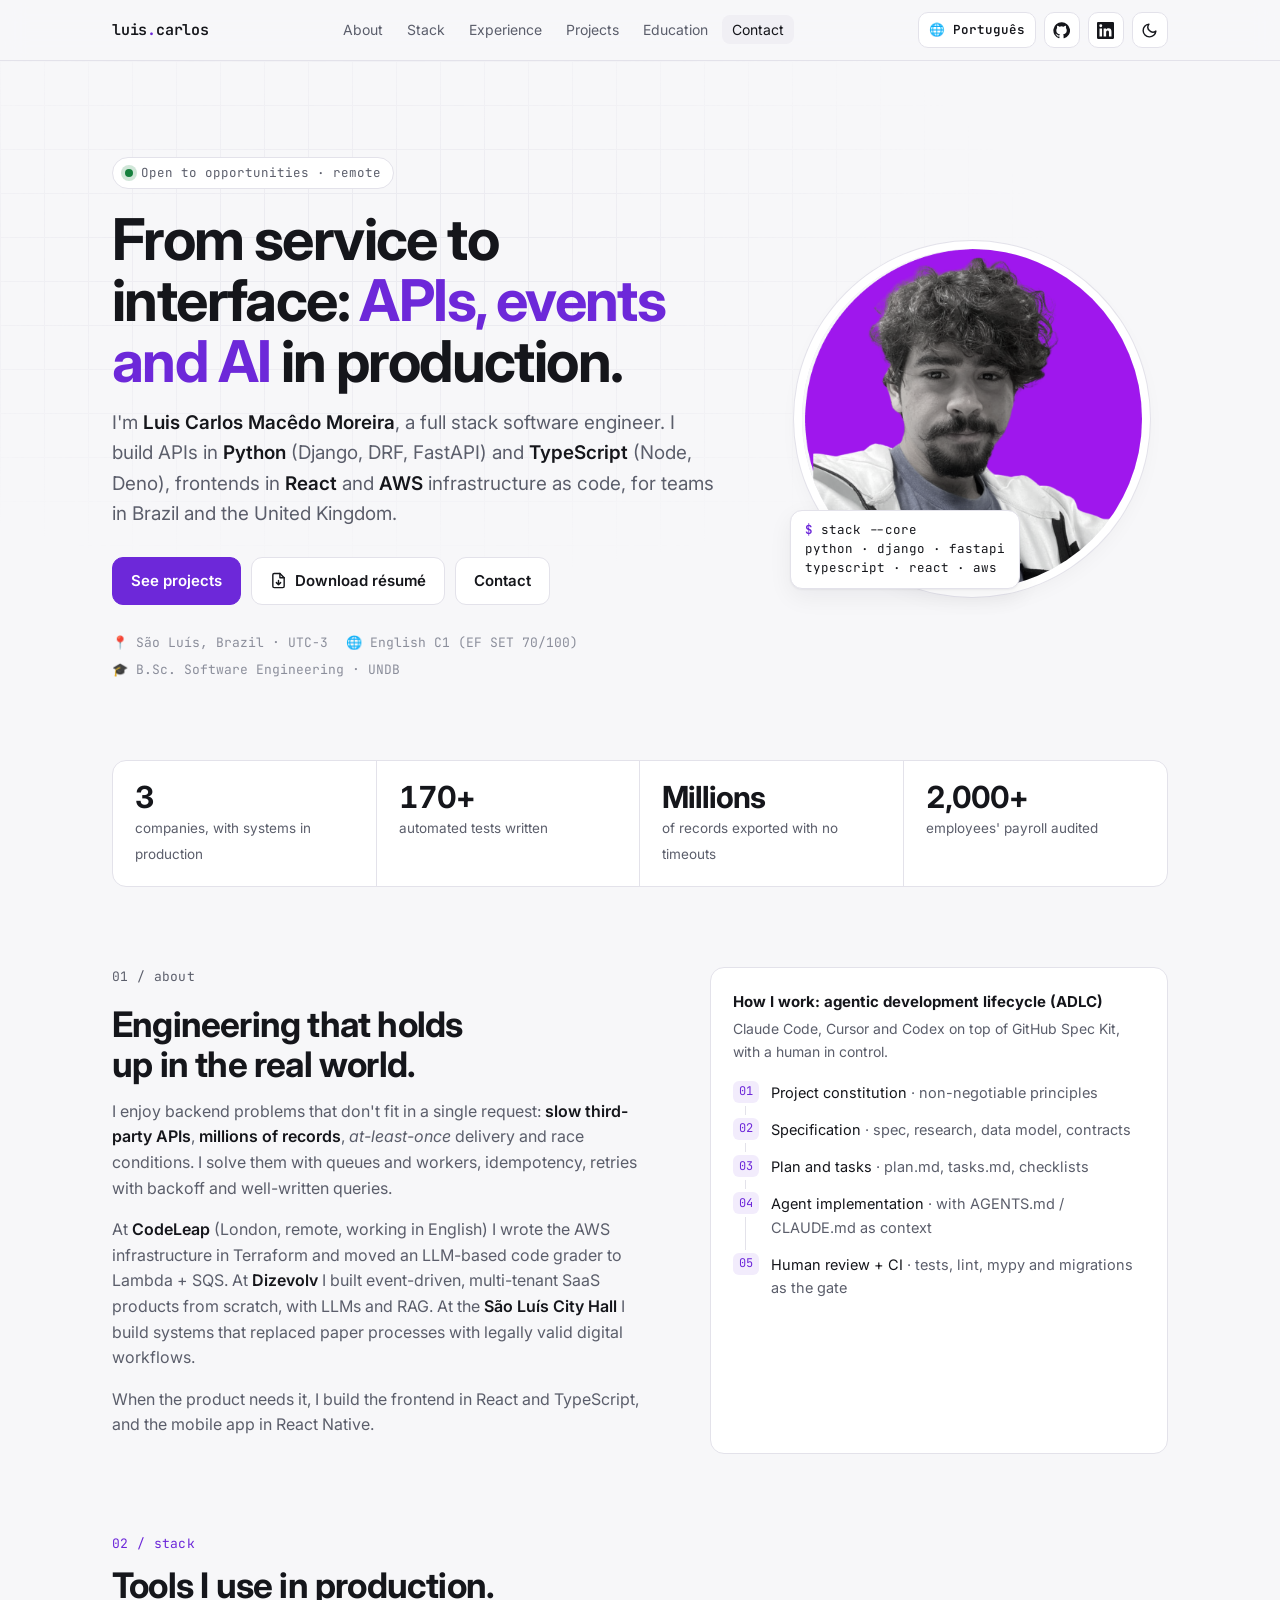
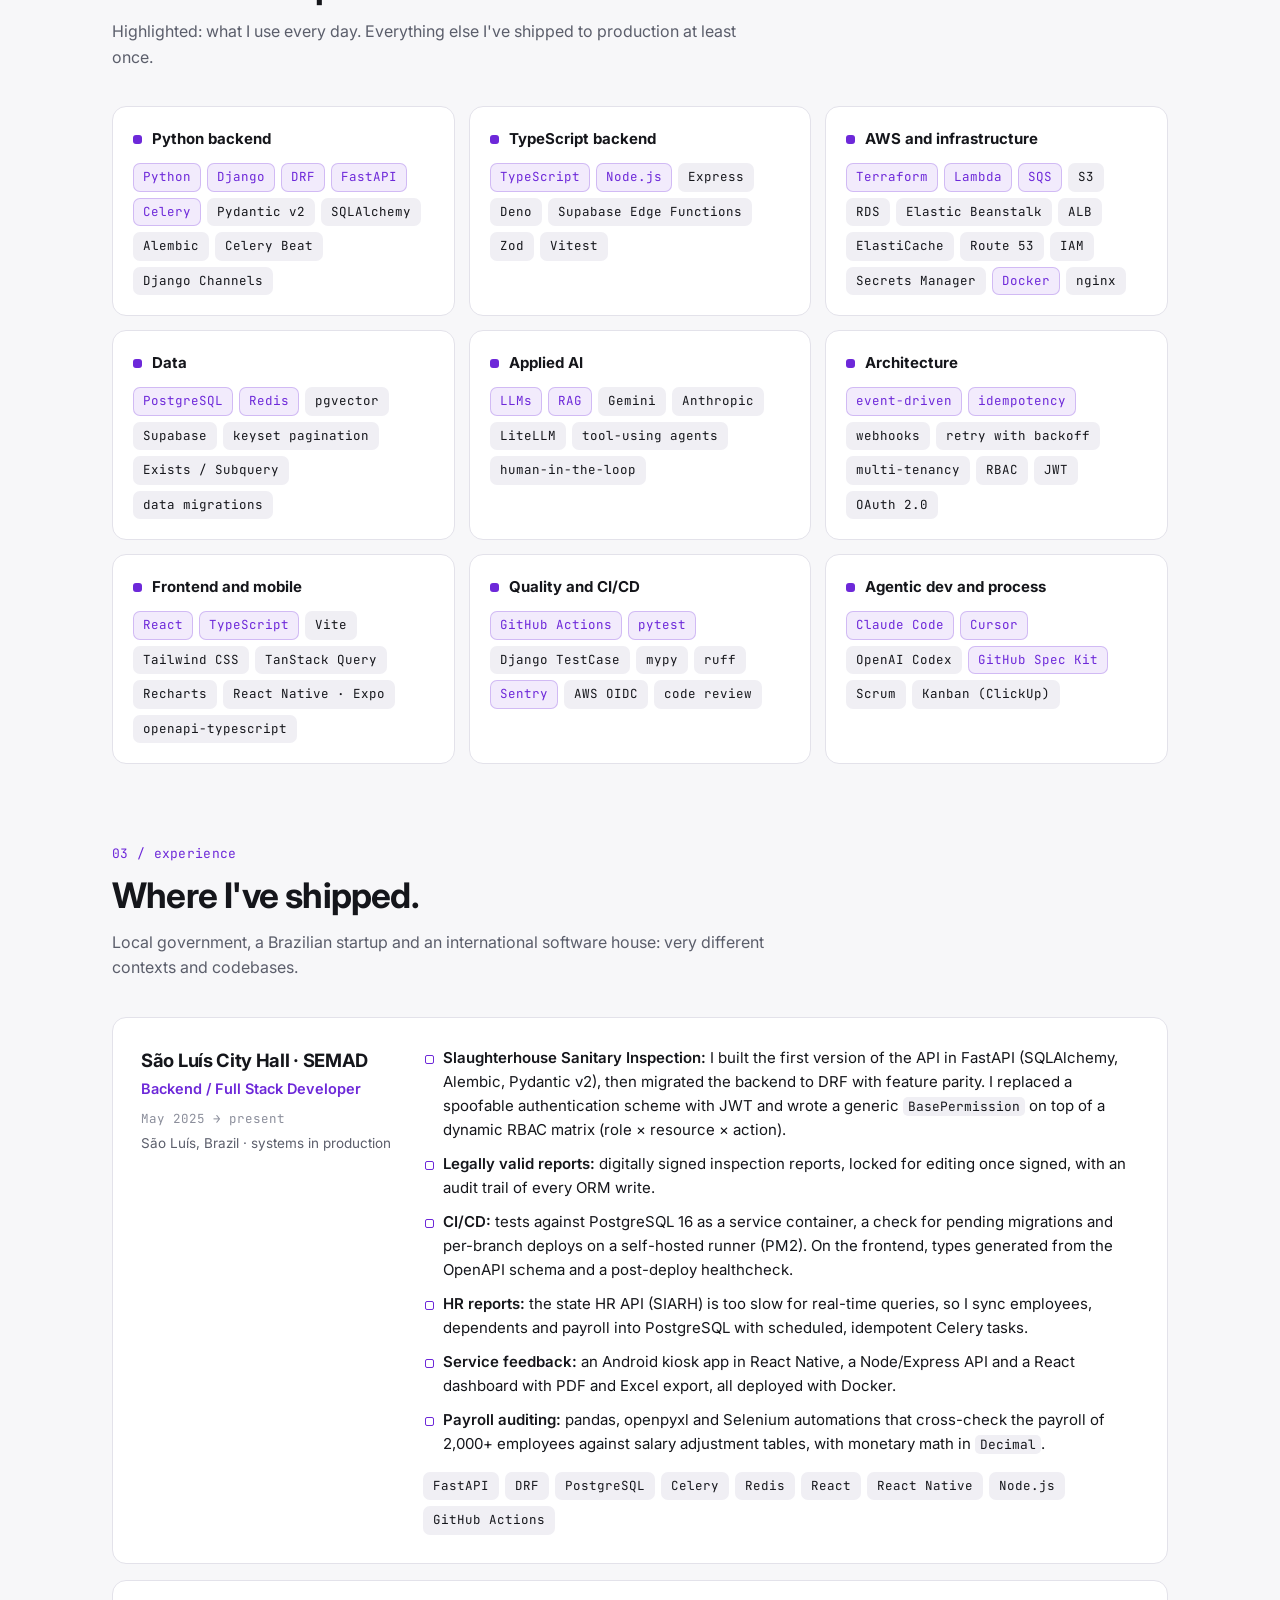
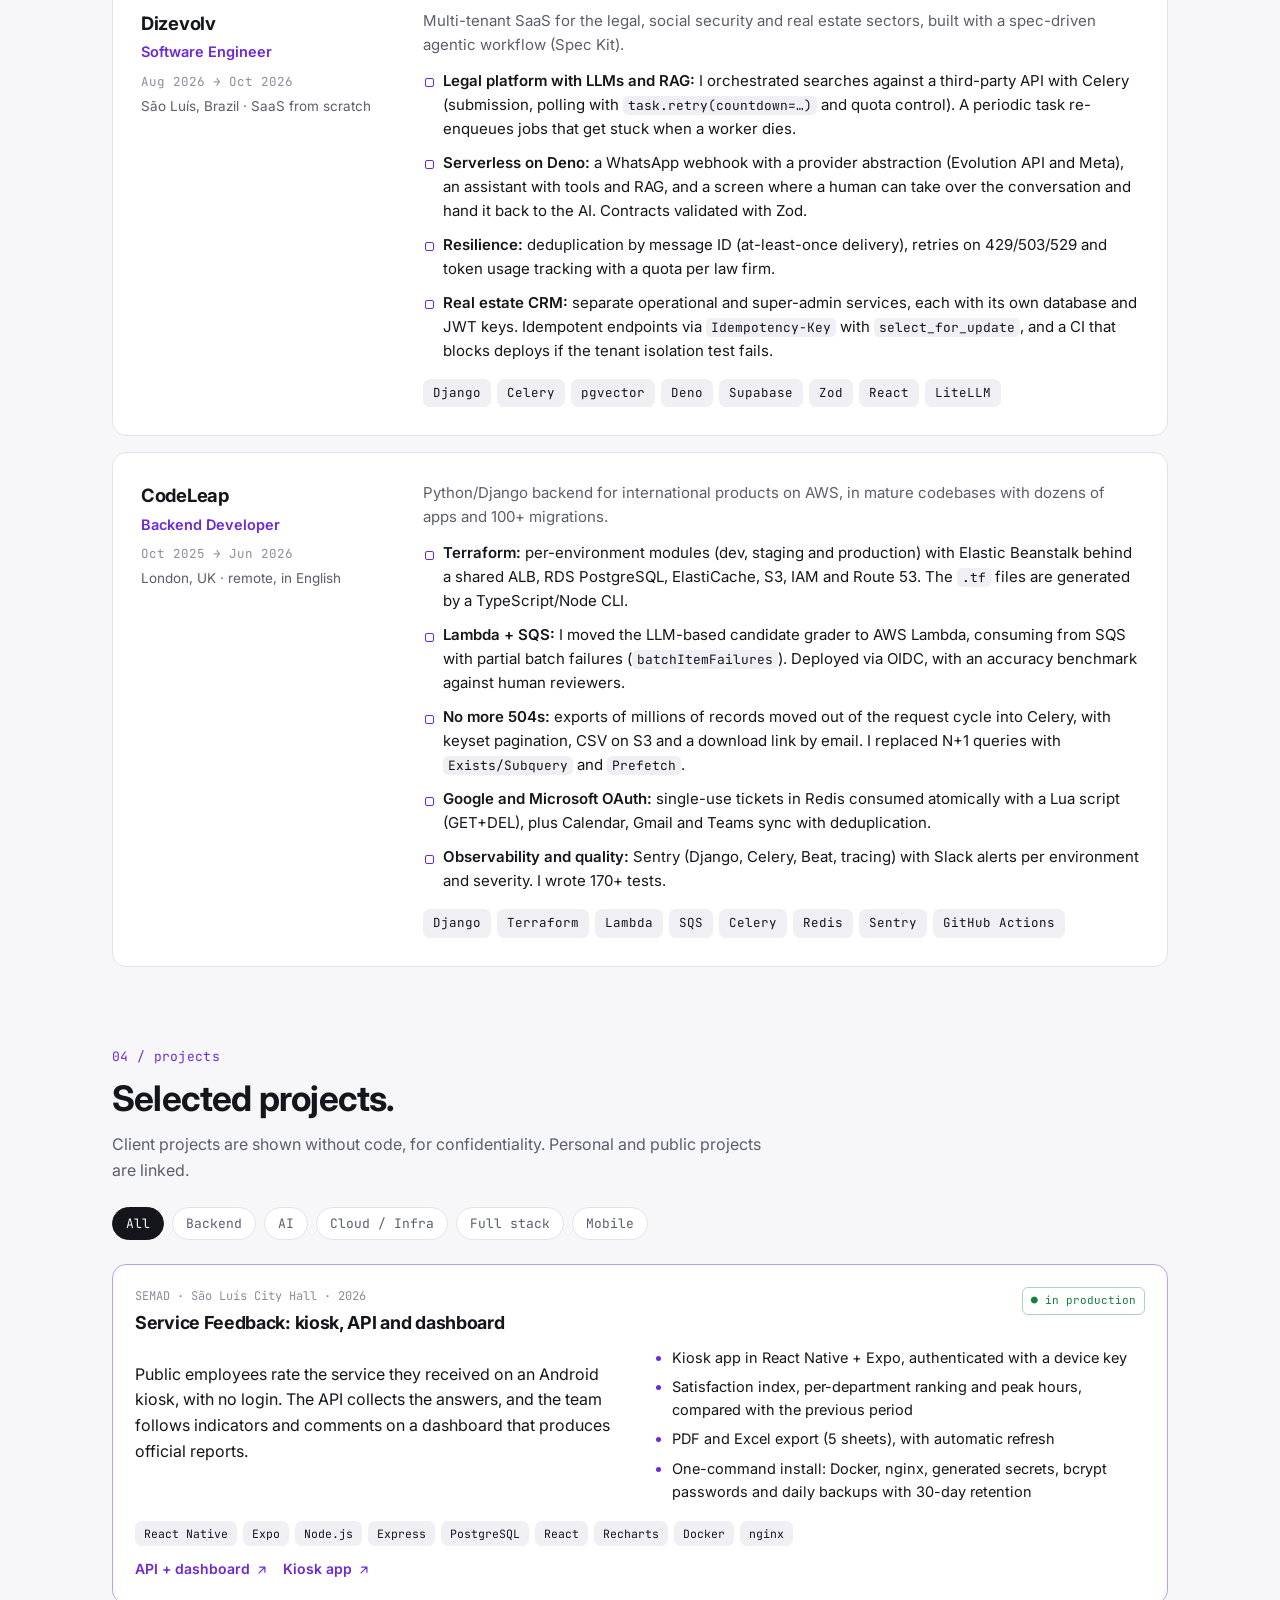
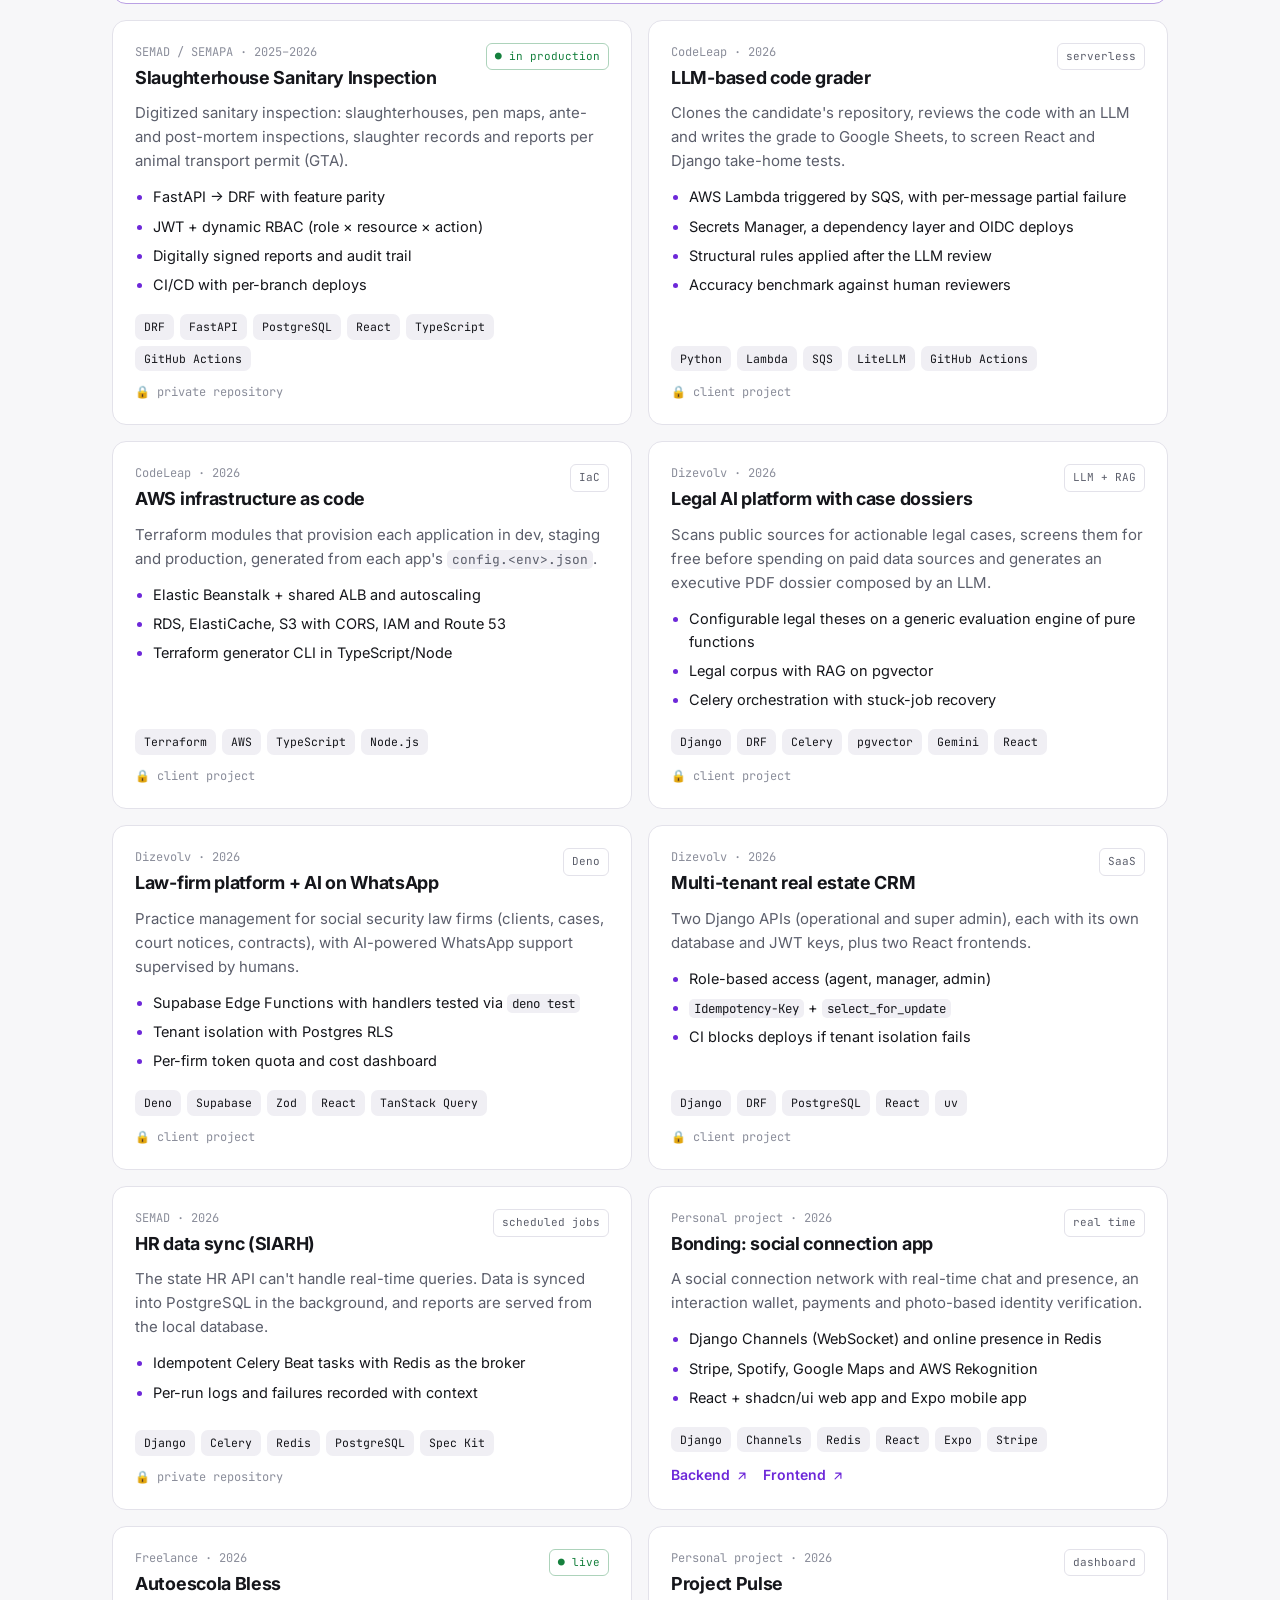
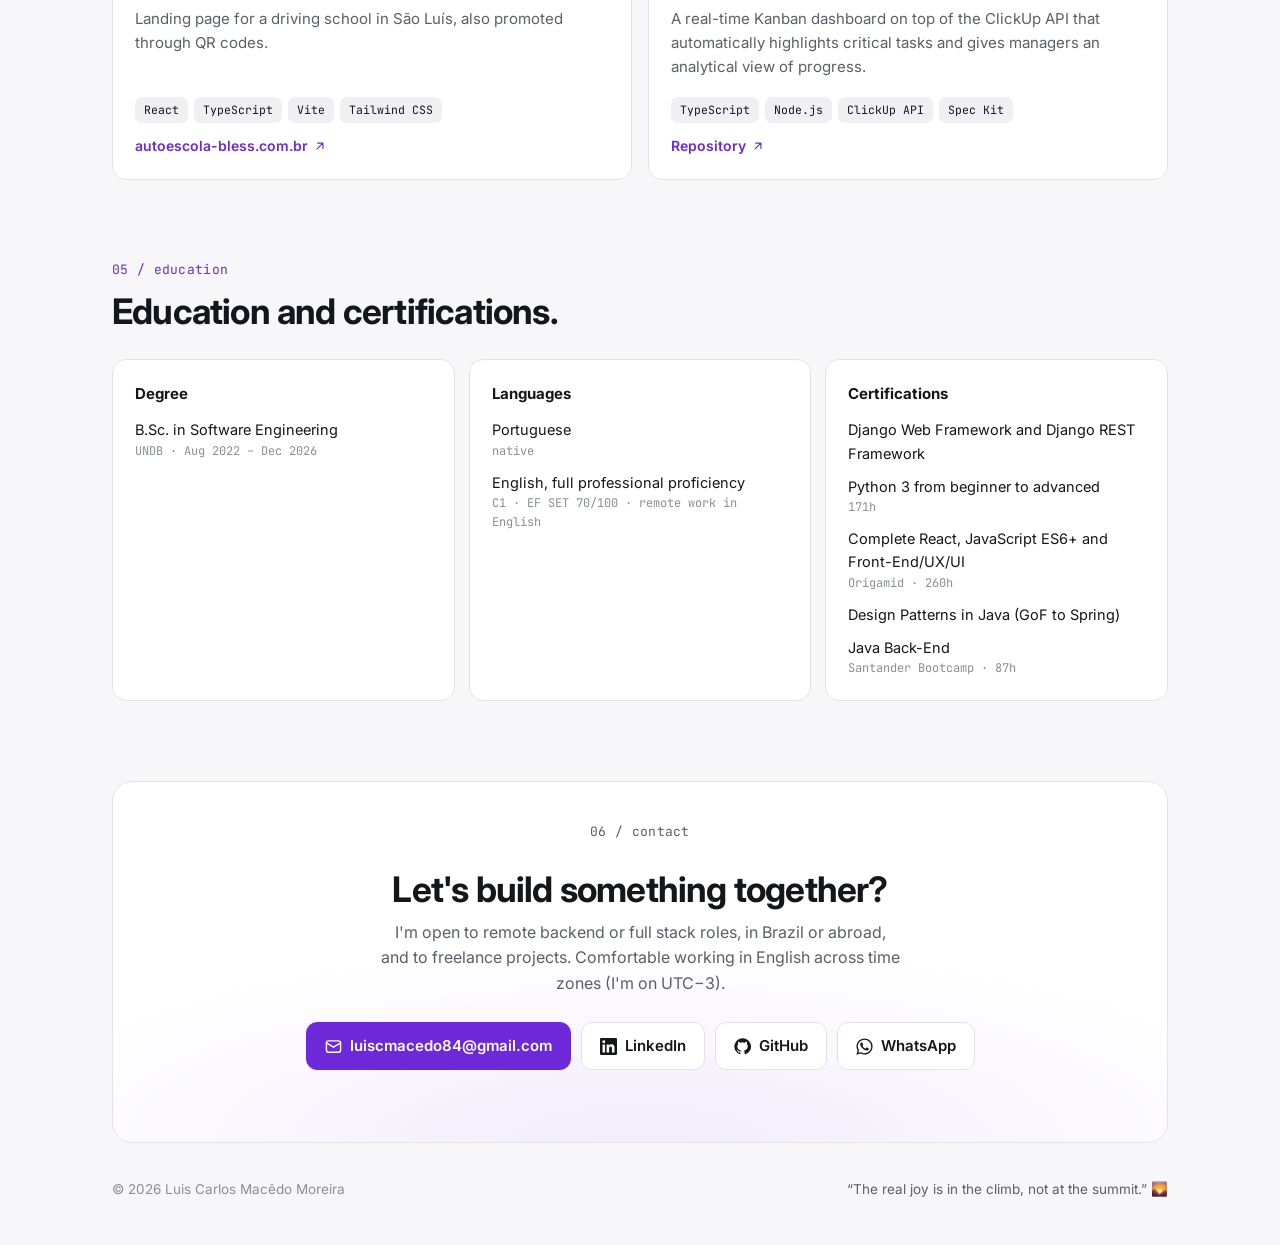
<file: index.html>
<!doctype html>
<html lang="pt-BR">
<head>
  <meta charset="utf-8" />
  <meta name="viewport" content="width=device-width, initial-scale=1" />
  <title>Luis Carlos · Portfólio</title>
  <meta name="description" content="Luis Carlos Macêdo Moreira, engenheiro de software full stack: Python (Django, DRF, FastAPI), TypeScript (Node, Deno, React), AWS e IA aplicada." />
  <meta property="og:title" content="Luis Carlos Macêdo Moreira · Engenheiro de Software Full Stack" />
  <meta property="og:description" content="APIs em Python e TypeScript, frontends em React e infraestrutura AWS como código. Sistemas em produção no Brasil e no Reino Unido." />
  <meta property="og:image" content="assets/perfil.png" />
  <meta name="theme-color" content="#0d0e12" />
  <meta property="og:locale" content="pt_BR" />
  <link rel="alternate" hreflang="pt-BR" href="./" />
  <link rel="alternate" hreflang="en" href="en/" />
  <script>
    // Visitante sem português no navegador e sem escolha salva: abre a versão em inglês
    (function () {
      try {
        if (localStorage.getItem('lc-lang')) return;
        var langs = navigator.languages || [navigator.language || ''];
        var pt = langs.some(function (l) { return /^pt/i.test(l); });
        if (!pt && langs.length && langs[0]) location.replace('en/' + location.hash);
      } catch (e) {}
    })();
  </script>
  <link rel="icon" href="data:image/svg+xml,<svg xmlns='http://www.w3.org/2000/svg' viewBox='0 0 32 32'><rect width='32' height='32' rx='8' fill='%238b5cf6'/><text x='16' y='22' font-family='monospace' font-size='15' font-weight='700' fill='white' text-anchor='middle'>LC</text></svg>" />
  <link rel="preconnect" href="https://fonts.googleapis.com" />
  <link rel="preconnect" href="https://fonts.gstatic.com" crossorigin />
  <link href="https://fonts.googleapis.com/css2?family=Inter:wght@400;500;600;700&family=JetBrains+Mono:wght@400;500;600&display=swap" rel="stylesheet" />
  <link rel="stylesheet" href="assets/style.css" />
</head>
<body class="no-js">
  <svg width="0" height="0" style="position:absolute" aria-hidden="true">
    <symbol id="i-arrow" viewBox="0 0 24 24" fill="none" stroke="currentColor" stroke-width="2" stroke-linecap="round" stroke-linejoin="round"><path d="M7 17 17 7M8 7h9v9"/></symbol>
    <symbol id="i-github" viewBox="0 0 24 24" fill="currentColor"><path d="M12 .5a11.5 11.5 0 0 0-3.64 22.41c.58.1.79-.25.79-.56v-2c-3.2.7-3.88-1.37-3.88-1.37-.52-1.33-1.28-1.69-1.28-1.69-1.05-.71.08-.7.08-.7 1.16.08 1.77 1.19 1.77 1.19 1.03 1.77 2.7 1.26 3.36.96.1-.75.4-1.26.73-1.55-2.55-.29-5.24-1.28-5.24-5.69 0-1.26.45-2.29 1.19-3.1-.12-.29-.52-1.46.11-3.05 0 0 .97-.31 3.17 1.18a11 11 0 0 1 5.77 0c2.2-1.49 3.17-1.18 3.17-1.18.63 1.59.23 2.76.11 3.05.74.81 1.19 1.84 1.19 3.1 0 4.42-2.7 5.39-5.26 5.68.41.36.78 1.06.78 2.14v3.17c0 .31.21.67.8.56A11.5 11.5 0 0 0 12 .5Z"/></symbol>
    <symbol id="i-linkedin" viewBox="0 0 24 24" fill="currentColor"><path d="M20.45 20.45h-3.56v-5.57c0-1.33-.02-3.04-1.85-3.04-1.85 0-2.14 1.45-2.14 2.94v5.67H9.35V9h3.41v1.56h.05c.48-.9 1.64-1.85 3.37-1.85 3.6 0 4.27 2.37 4.27 5.46v6.28ZM5.34 7.43a2.06 2.06 0 1 1 0-4.13 2.06 2.06 0 0 1 0 4.13ZM7.12 20.45H3.56V9h3.56v11.45ZM22.22 0H1.77C.79 0 0 .77 0 1.73v20.54C0 23.23.79 24 1.77 24h20.45c.98 0 1.78-.77 1.78-1.73V1.73C24 .77 23.2 0 22.22 0Z"/></symbol>
    <symbol id="i-mail" viewBox="0 0 24 24" fill="none" stroke="currentColor" stroke-width="2" stroke-linecap="round" stroke-linejoin="round"><rect x="2" y="4" width="20" height="16" rx="3"/><path d="m22 7-10 6L2 7"/></symbol>
    <symbol id="i-whats" viewBox="0 0 24 24" fill="currentColor"><path d="M17.47 14.38c-.3-.15-1.76-.87-2.03-.97-.27-.1-.47-.15-.67.15-.2.3-.77.97-.94 1.17-.17.2-.35.22-.65.07-.3-.15-1.26-.46-2.4-1.48-.89-.79-1.49-1.77-1.66-2.07-.17-.3-.02-.46.13-.61.13-.13.3-.35.45-.52.15-.17.2-.3.3-.5.1-.2.05-.37-.02-.52-.08-.15-.67-1.62-.92-2.22-.24-.58-.49-.5-.67-.51h-.57c-.2 0-.52.07-.8.37-.27.3-1.04 1.02-1.04 2.48 0 1.47 1.07 2.88 1.21 3.08.15.2 2.1 3.2 5.08 4.49.71.31 1.26.49 1.7.62.71.23 1.36.2 1.87.12.57-.08 1.76-.72 2-1.41.25-.7.25-1.29.17-1.41-.07-.13-.27-.2-.57-.35ZM12.05 21.5h-.01a9.4 9.4 0 0 1-4.8-1.31l-.34-.2-3.57.93.95-3.48-.22-.36a9.41 9.41 0 0 1-1.45-5.02c0-5.2 4.24-9.44 9.45-9.44a9.38 9.38 0 0 1 9.43 9.45c0 5.21-4.24 9.44-9.44 9.44Zm8.04-17.48A11.32 11.32 0 0 0 12.05.7C5.79.7.69 5.79.69 12.05c0 2 .52 3.96 1.52 5.68L.6 23.6l6.02-1.58a11.34 11.34 0 0 0 5.42 1.38h.01c6.26 0 11.36-5.1 11.36-11.36 0-3.03-1.18-5.88-3.32-8.03Z"/></symbol>
    <symbol id="i-file" viewBox="0 0 24 24" fill="none" stroke="currentColor" stroke-width="2" stroke-linecap="round" stroke-linejoin="round"><path d="M14 2H6a2 2 0 0 0-2 2v16a2 2 0 0 0 2 2h12a2 2 0 0 0 2-2V8z"/><path d="M14 2v6h6M12 18v-6M9 15l3 3 3-3"/></symbol>
  </svg>

  <header class="nav">
    <div class="wrap nav-inner">
      <a class="brand" href="#topo">luis<span>.</span>carlos</a>
      <ul class="nav-links">
        <li><a href="#sobre">Sobre</a></li>
        <li><a href="#stack">Stack</a></li>
        <li><a href="#experiencia">Experiência</a></li>
        <li><a href="#projetos">Projetos</a></li>
        <li><a href="#formacao">Formação</a></li>
        <li><a href="#contato">Contato</a></li>
      </ul>
      <div class="nav-actions">
        <a class="lang-btn" href="en/" hreflang="en" lang="en" data-lang-switch="en" title="Read this page in English">🌐 English</a>
        <a class="icon-btn" href="https://github.com/LouisCharlles" target="_blank" rel="noopener" aria-label="GitHub"><svg><use href="#i-github"/></svg></a>
        <a class="icon-btn" href="https://www.linkedin.com/in/luiscarlosmoreira" target="_blank" rel="noopener" aria-label="LinkedIn"><svg><use href="#i-linkedin"/></svg></a>
        <button class="icon-btn" id="theme" type="button" aria-label="Alternar tema claro/escuro">
          <svg class="theme-moon" viewBox="0 0 24 24" fill="none" stroke="currentColor" stroke-width="2" stroke-linecap="round" stroke-linejoin="round"><path d="M21 12.8A9 9 0 1 1 11.2 3a7 7 0 0 0 9.8 9.8Z"/></svg>
          <svg class="theme-sun" viewBox="0 0 24 24" fill="none" stroke="currentColor" stroke-width="2" stroke-linecap="round"><circle cx="12" cy="12" r="4"/><path d="M12 2v2M12 20v2M4.9 4.9l1.4 1.4M17.7 17.7l1.4 1.4M2 12h2M20 12h2M4.9 19.1l1.4-1.4M17.7 6.3l1.4-1.4"/></svg>
        </button>
      </div>
    </div>
  </header>

  <main id="topo">
    <!-- ================= HERO ================= -->
    <section class="hero">
      <div class="wrap hero-grid">
        <div>
          <span class="status"><i></i>Aberto a oportunidades · remoto</span>
          <h1>Do serviço à interface: <em>APIs, eventos e IA</em> em produção.</h1>
          <p class="lede">
            Sou <strong>Luis Carlos Macêdo Moreira</strong>, engenheiro de software full stack. Construo APIs em <strong>Python</strong> (Django, DRF, FastAPI) e <strong>TypeScript</strong> (Node, Deno), frontends em <strong>React</strong> e infraestrutura na <strong>AWS</strong> descrita como código, para times no Brasil e no Reino Unido.
          </p>
          <div class="cta">
            <a class="btn primary" href="#projetos">Ver projetos</a>
            <a class="btn" href="assets/curriculo-luis-carlos.pdf" download><svg><use href="#i-file"/></svg>Baixar currículo</a>
            <a class="btn" href="#contato">Contato</a>
          </div>
          <div class="hero-meta">
            <span>📍 São Luís, MA · Brasil</span>
            <span>🌐 Inglês C1 (EF SET 70/100)</span>
            <span>🎓 Eng. de Software · UNDB</span>
          </div>
        </div>
        <div class="portrait">
          <div class="portrait-frame"><img src="assets/perfil.png" alt="Foto de Luis Carlos" width="472" height="459" /></div>
          <div class="portrait-card">
            <div><b>$</b> stack --principal</div>
            <div>python · django · fastapi</div>
            <div>typescript · react · aws</div>
          </div>
        </div>
      </div>
    </section>

    <div class="wrap">
      <div class="numbers reveal">
        <div class="num"><strong>3</strong><span>empresas, com sistemas em produção</span></div>
        <div class="num"><strong>170+</strong><span>testes automatizados escritos</span></div>
        <div class="num"><strong>Milhões</strong><span>de registros exportados sem timeout</span></div>
        <div class="num"><strong>2.000+</strong><span>servidores com folha auditada</span></div>
      </div>
    </div>

    <!-- ================= SOBRE ================= -->
    <section class="block" id="sobre">
      <div class="wrap about-grid">
        <div class="about-text reveal">
          <p class="eyebrow">01 / sobre</p>
          <h2>Engenharia que aguenta o mundo real.</h2>
          <p>
            Gosto de problemas de backend que não cabem numa requisição: <strong>APIs externas lentas</strong>, <strong>milhões de registros</strong>, entregas <em>at-least-once</em> e condições de corrida. Resolvo com filas e workers, idempotência, retry com backoff e consultas bem escritas.
          </p>
          <p>
            Na <strong>CodeLeap</strong> (Londres, remoto, em inglês) escrevi a infraestrutura AWS em Terraform e levei um avaliador de código com LLM para Lambda + SQS. Na <strong>Dizevolv</strong> construí do zero SaaS multi-tenant orientados a eventos, com LLMs e RAG. Na <strong>Prefeitura de São Luís</strong> desenvolvo sistemas que trocaram processos em papel por fluxos digitais com validade jurídica.
          </p>
          <p>
            Quando o produto pede, faço o frontend em React e TypeScript, e o app mobile em React Native.
          </p>
        </div>
        <aside class="flow reveal" aria-label="Meu fluxo de desenvolvimento agêntico">
          <h3>Como eu trabalho: esteira agêntica (ADLC)</h3>
          <p>Claude Code, Cursor e Codex sobre o GitHub Spec Kit, com humano no controle.</p>
          <ol>
            <li>Constituição do projeto <span>· princípios não negociáveis</span></li>
            <li>Especificação <span>· spec, research, data-model, contratos</span></li>
            <li>Plano e tarefas <span>· plan.md, tasks.md, checklists</span></li>
            <li>Implementação pelo agente <span>· com AGENTS.md / CLAUDE.md como contexto</span></li>
            <li>Revisão humana + CI <span>· testes, lint, mypy e migrations como portão</span></li>
          </ol>
        </aside>
      </div>
    </section>

    <!-- ================= STACK ================= -->
    <section class="block" id="stack">
      <div class="wrap">
        <p class="eyebrow">02 / stack</p>
        <h2>Ferramentas que uso em produção.</h2>
        <p class="section-intro">Em destaque, o que uso todo dia. O resto já entreguei em produção pelo menos uma vez.</p>
        <div class="stack-grid">
          <div class="stack-card reveal">
            <h3><span class="dot"></span>Backend Python</h3>
            <ul class="chips"><li class="key">Python</li><li class="key">Django</li><li class="key">DRF</li><li class="key">FastAPI</li><li class="key">Celery</li><li>Pydantic v2</li><li>SQLAlchemy</li><li>Alembic</li><li>Celery Beat</li><li>Django Channels</li></ul>
          </div>
          <div class="stack-card reveal">
            <h3><span class="dot"></span>Backend TypeScript</h3>
            <ul class="chips"><li class="key">TypeScript</li><li class="key">Node.js</li><li>Express</li><li>Deno</li><li>Supabase Edge Functions</li><li>Zod</li><li>Vitest</li></ul>
          </div>
          <div class="stack-card reveal">
            <h3><span class="dot"></span>AWS e infraestrutura</h3>
            <ul class="chips"><li class="key">Terraform</li><li class="key">Lambda</li><li class="key">SQS</li><li>S3</li><li>RDS</li><li>Elastic Beanstalk</li><li>ALB</li><li>ElastiCache</li><li>Route 53</li><li>IAM</li><li>Secrets Manager</li><li class="key">Docker</li><li>nginx</li></ul>
          </div>
          <div class="stack-card reveal">
            <h3><span class="dot"></span>Dados</h3>
            <ul class="chips"><li class="key">PostgreSQL</li><li class="key">Redis</li><li>pgvector</li><li>Supabase</li><li>keyset pagination</li><li>Exists / Subquery</li><li>migrations de dados</li></ul>
          </div>
          <div class="stack-card reveal">
            <h3><span class="dot"></span>IA aplicada</h3>
            <ul class="chips"><li class="key">LLMs</li><li class="key">RAG</li><li>Gemini</li><li>Anthropic</li><li>LiteLLM</li><li>agentes com ferramentas</li><li>supervisão humana</li></ul>
          </div>
          <div class="stack-card reveal">
            <h3><span class="dot"></span>Arquitetura</h3>
            <ul class="chips"><li class="key">event-driven</li><li class="key">idempotência</li><li>webhooks</li><li>retry com backoff</li><li>multi-tenancy</li><li>RBAC</li><li>JWT</li><li>OAuth 2.0</li></ul>
          </div>
          <div class="stack-card reveal">
            <h3><span class="dot"></span>Frontend e mobile</h3>
            <ul class="chips"><li class="key">React</li><li class="key">TypeScript</li><li>Vite</li><li>Tailwind CSS</li><li>TanStack Query</li><li>Recharts</li><li>React Native · Expo</li><li>openapi-typescript</li></ul>
          </div>
          <div class="stack-card reveal">
            <h3><span class="dot"></span>Qualidade e CI/CD</h3>
            <ul class="chips"><li class="key">GitHub Actions</li><li class="key">pytest</li><li>Django TestCase</li><li>mypy</li><li>ruff</li><li class="key">Sentry</li><li>OIDC na AWS</li><li>code review</li></ul>
          </div>
          <div class="stack-card reveal">
            <h3><span class="dot"></span>Dev agêntico e processo</h3>
            <ul class="chips"><li class="key">Claude Code</li><li class="key">Cursor</li><li>OpenAI Codex</li><li class="key">GitHub Spec Kit</li><li>Scrum</li><li>Kanban (ClickUp)</li></ul>
          </div>
        </div>
      </div>
    </section>

    <!-- ================= EXPERIÊNCIA ================= -->
    <section class="block" id="experiencia">
      <div class="wrap">
        <p class="eyebrow">03 / experiência</p>
        <h2>Onde eu já entreguei.</h2>
        <p class="section-intro">Prefeitura, startup brasileira e software house internacional: contextos e bases de código bem diferentes.</p>
        <div class="timeline">
          <article class="job reveal">
            <div class="job-head">
              <h3>Prefeitura de São Luís · SEMAD</h3>
              <p class="role">Desenvolvedor Backend / Full Stack</p>
              <p class="when">mai/2025 → atual</p>
              <p class="where">São Luís, MA · sistemas em produção</p>
            </div>
            <div class="job-body">
              <ul>
                <li><b>Inspeção Sanitária de Abatedouros:</b> fiz a primeira versão da API em FastAPI (SQLAlchemy, Alembic, Pydantic v2) e depois migrei o backend para DRF sem perder funcionalidades. Troquei uma autenticação que podia ser falsificada por JWT e criei uma <code>BasePermission</code> genérica sobre uma matriz RBAC dinâmica (perfil × recurso × ação).</li>
                <li><b>Laudos com validade jurídica:</b> laudos assinados digitalmente, com edição bloqueada após a assinatura e trilha de auditoria de toda escrita no ORM.</li>
                <li><b>CI/CD:</b> testes com PostgreSQL 16 como service container, checagem de migrations pendentes e deploy por branch em runner self-hosted (PM2). No frontend, tipos gerados a partir do OpenAPI e healthcheck depois do deploy.</li>
                <li><b>Relatórios de RH:</b> a API estadual (SIARH) é lenta demais para consulta em tempo real, então sincronizo servidores, dependentes e remunerações com o PostgreSQL em tasks Celery agendadas e idempotentes.</li>
                <li><b>Avaliação do atendimento:</b> totem Android em React Native, API Node/Express e dashboard React com exportação em PDF e Excel, implantados em Docker.</li>
                <li><b>Auditoria de folha:</b> automações em pandas, openpyxl e Selenium que cruzam a folha com as tabelas de reajuste de mais de 2.000 servidores, com cálculos monetários em <code>Decimal</code>.</li>
              </ul>
              <ul class="chips"><li>FastAPI</li><li>DRF</li><li>PostgreSQL</li><li>Celery</li><li>Redis</li><li>React</li><li>React Native</li><li>Node.js</li><li>GitHub Actions</li></ul>
            </div>
          </article>

          <article class="job reveal">
            <div class="job-head">
              <h3>Dizevolv</h3>
              <p class="role">Engenheiro de Software</p>
              <p class="when">ago/2026 → out/2026</p>
              <p class="where">São Luís, MA · SaaS do zero</p>
            </div>
            <div class="job-body">
              <p>SaaS multi-tenant para os setores jurídico, previdenciário e imobiliário, desenvolvidos em esteira agêntica com Spec Kit.</p>
              <ul>
                <li><b>Plataforma jurídica com LLMs e RAG:</b> orquestrei buscas numa API de terceiros com Celery (submissão, polling com <code>task.retry(countdown=…)</code> e controle de cota). Uma task periódica reenfileira os jobs que ficam presos quando um worker morre.</li>
                <li><b>Serverless em Deno:</b> webhook do WhatsApp com abstração de provedor (Evolution API e Meta), assistente com ferramentas e RAG, e tela para um humano assumir a conversa e devolvê-la à IA. Contratos validados com Zod.</li>
                <li><b>Resiliência:</b> deduplicação por ID da mensagem (entrega at-least-once), retry em 429/503/529 e consumo de tokens rastreado, com cota por escritório.</li>
                <li><b>CRM imobiliário:</b> serviço operacional e de super admin separados, cada um com banco e chaves JWT próprios. Endpoints idempotentes via <code>Idempotency-Key</code> com <code>select_for_update</code>, e CI que barra o deploy se falhar o teste de isolamento de tenants.</li>
              </ul>
              <ul class="chips"><li>Django</li><li>Celery</li><li>pgvector</li><li>Deno</li><li>Supabase</li><li>Zod</li><li>React</li><li>LiteLLM</li></ul>
            </div>
          </article>

          <article class="job reveal">
            <div class="job-head">
              <h3>CodeLeap</h3>
              <p class="role">Desenvolvedor Backend</p>
              <p class="when">out/2025 → jun/2026</p>
              <p class="where">Londres, Reino Unido · remoto, em inglês</p>
            </div>
            <div class="job-body">
              <p>Backend Python/Django de produtos internacionais na AWS, em bases maduras com dezenas de apps e mais de 100 migrations.</p>
              <ul>
                <li><b>Terraform:</b> módulos por ambiente (dev, staging e produção) com Elastic Beanstalk atrás de um ALB compartilhado, RDS PostgreSQL, ElastiCache, S3, IAM e Route 53. Os arquivos <code>.tf</code> são gerados por uma CLI em TypeScript/Node.</li>
                <li><b>Lambda + SQS:</b> levei o avaliador de candidatos com LLM para a AWS Lambda, consumindo do SQS com falha parcial (<code>batchItemFailures</code>). Deploy via OIDC e benchmark de acurácia contra revisores humanos.</li>
                <li><b>Fim dos 504:</b> exportações de milhões de registros saíram da requisição para o Celery, com paginação por keyset, CSV no S3 e link por e-mail. Troquei consultas N+1 por <code>Exists/Subquery</code> e <code>Prefetch</code>.</li>
                <li><b>OAuth Google e Microsoft:</b> tickets de uso único no Redis consumidos de forma atômica com Lua (GET+DEL), além da sincronização de Calendar, Gmail e Teams com deduplicação.</li>
                <li><b>Observabilidade e qualidade:</b> Sentry (Django, Celery, Beat, tracing) com alertas no Slack por ambiente e severidade. Escrevi mais de 170 testes.</li>
              </ul>
              <ul class="chips"><li>Django</li><li>Terraform</li><li>Lambda</li><li>SQS</li><li>Celery</li><li>Redis</li><li>Sentry</li><li>GitHub Actions</li></ul>
            </div>
          </article>
        </div>
      </div>
    </section>

    <!-- ================= PROJETOS ================= -->
    <section class="block" id="projetos">
      <div class="wrap">
        <p class="eyebrow">04 / projetos</p>
        <h2>Projetos selecionados.</h2>
        <p class="section-intro">Projetos de clientes aparecem sem código, por confidencialidade. Os autorais e os públicos têm link.</p>
        <div class="filters" role="group" aria-label="Filtrar projetos">
          <button class="filter" type="button" data-filter="all" aria-pressed="true">Todos</button>
          <button class="filter" type="button" data-filter="backend" aria-pressed="false">Backend</button>
          <button class="filter" type="button" data-filter="ia" aria-pressed="false">IA</button>
          <button class="filter" type="button" data-filter="infra" aria-pressed="false">Cloud / Infra</button>
          <button class="filter" type="button" data-filter="fullstack" aria-pressed="false">Full stack</button>
          <button class="filter" type="button" data-filter="mobile" aria-pressed="false">Mobile</button>
        </div>

        <div class="projects">
          <article class="card feature wide reveal" data-tags="fullstack backend mobile">
            <div class="card-top">
              <div><p class="org">SEMAD · Prefeitura de São Luís · 2026</p><h3>Avaliação do Atendimento: totem, API e dashboard</h3></div>
              <span class="badge live">● em produção</span>
            </div>
            <div class="card-split">
              <p>O servidor público avalia o atendimento num totem Android, sem login. A API recebe as respostas, e a equipe acompanha indicadores e comentários num dashboard que gera relatórios oficiais.</p>
              <ul class="points">
                <li>Totem em React Native + Expo, autenticado por chave de dispositivo</li>
                <li>Índice de satisfação, ranking por setor e horários de pico com variação contra o período anterior</li>
                <li>Exportação em PDF e Excel (5 abas), com atualização automática</li>
                <li>Instalação em um comando: Docker, nginx, segredos gerados, senhas em bcrypt e backup diário com retenção de 30 dias</li>
              </ul>
            </div>
            <ul class="chips"><li>React Native</li><li>Expo</li><li>Node.js</li><li>Express</li><li>PostgreSQL</li><li>React</li><li>Recharts</li><li>Docker</li><li>nginx</li></ul>
            <div class="links">
              <a href="https://github.com/LouisCharlles/avaliacao-atendimento-semad-dashboard" target="_blank" rel="noopener">API + dashboard <svg><use href="#i-arrow"/></svg></a>
              <a href="https://github.com/LouisCharlles/avaliacao-do-atendimento-semad-totem" target="_blank" rel="noopener">App do totem <svg><use href="#i-arrow"/></svg></a>
            </div>
          </article>

          <article class="card reveal" data-tags="backend fullstack">
            <div class="card-top">
              <div><p class="org">SEMAD / SEMAPA · 2025–2026</p><h3>Inspeção Sanitária de Abatedouros</h3></div>
              <span class="badge live">● em produção</span>
            </div>
            <p>Digitalizou a inspeção sanitária: abatedouros, mapas de currais, inspeções ante e post-mortem, abates e relatórios por GTA.</p>
            <ul class="points">
              <li>FastAPI → DRF com paridade de funcionalidades</li>
              <li>JWT + RBAC dinâmico (perfil × recurso × ação)</li>
              <li>Laudos assinados digitalmente e trilha de auditoria</li>
              <li>CI/CD com deploy por branch</li>
            </ul>
            <ul class="chips"><li>DRF</li><li>FastAPI</li><li>PostgreSQL</li><li>React</li><li>TypeScript</li><li>GitHub Actions</li></ul>
            <span class="private">🔒 repositório privado</span>
          </article>

          <article class="card reveal" data-tags="ia infra backend">
            <div class="card-top">
              <div><p class="org">CodeLeap · 2026</p><h3>Avaliador de código com LLM</h3></div>
              <span class="badge">serverless</span>
            </div>
            <p>Clona o repositório do candidato, avalia o código com LLM e grava a nota no Google Sheets, para triagem de testes técnicos de React e Django.</p>
            <ul class="points">
              <li>AWS Lambda acionada por SQS, com falha parcial por mensagem</li>
              <li>Secrets Manager, layer de dependências e deploy via OIDC</li>
              <li>Regras estruturais aplicadas depois da revisão do LLM</li>
              <li>Benchmark de acurácia contra revisores humanos</li>
            </ul>
            <ul class="chips"><li>Python</li><li>Lambda</li><li>SQS</li><li>LiteLLM</li><li>GitHub Actions</li></ul>
            <span class="private">🔒 projeto de cliente</span>
          </article>

          <article class="card reveal" data-tags="infra">
            <div class="card-top">
              <div><p class="org">CodeLeap · 2026</p><h3>Infraestrutura AWS como código</h3></div>
              <span class="badge">IaC</span>
            </div>
            <p>Módulos Terraform que provisionam cada aplicação em dev, staging e produção, gerados a partir do <code>config.&lt;env&gt;.json</code> de cada app.</p>
            <ul class="points">
              <li>Elastic Beanstalk + ALB compartilhado e autoscaling</li>
              <li>RDS, ElastiCache, S3 com CORS, IAM e Route 53</li>
              <li>CLI geradora de Terraform em TypeScript/Node</li>
            </ul>
            <ul class="chips"><li>Terraform</li><li>AWS</li><li>TypeScript</li><li>Node.js</li></ul>
            <span class="private">🔒 projeto de cliente</span>
          </article>

          <article class="card reveal" data-tags="ia backend">
            <div class="card-top">
              <div><p class="org">Dizevolv · 2026</p><h3>Plataforma jurídica com IA e dossiês</h3></div>
              <span class="badge">LLM + RAG</span>
            </div>
            <p>Varre fontes públicas atrás de oportunidades de ação judicial, faz uma triagem gratuita antes de gastar com fontes pagas e gera um dossiê executivo em PDF composto por LLM.</p>
            <ul class="points">
              <li>Teses configuráveis com um motor de avaliação genérico em funções puras</li>
              <li>Corpus de normas com RAG em pgvector</li>
              <li>Orquestração no Celery com recuperação de jobs presos</li>
            </ul>
            <ul class="chips"><li>Django</li><li>DRF</li><li>Celery</li><li>pgvector</li><li>Gemini</li><li>React</li></ul>
            <span class="private">🔒 projeto de cliente</span>
          </article>

          <article class="card reveal" data-tags="ia backend fullstack">
            <div class="card-top">
              <div><p class="org">Dizevolv · 2026</p><h3>Plataforma previdenciária + WhatsApp com IA</h3></div>
              <span class="badge">Deno</span>
            </div>
            <p>Gestão de escritório (clientes, processos, intimações, contratos) com atendimento por WhatsApp feito por IA e supervisionado por humanos.</p>
            <ul class="points">
              <li>Supabase Edge Functions com handlers testados por <code>deno test</code></li>
              <li>Isolamento por tenant com RLS no Postgres</li>
              <li>Cota de tokens por escritório e painel de custo</li>
            </ul>
            <ul class="chips"><li>Deno</li><li>Supabase</li><li>Zod</li><li>React</li><li>TanStack Query</li></ul>
            <span class="private">🔒 projeto de cliente</span>
          </article>

          <article class="card reveal" data-tags="backend fullstack">
            <div class="card-top">
              <div><p class="org">Dizevolv · 2026</p><h3>CRM imobiliário multi-tenant</h3></div>
              <span class="badge">SaaS</span>
            </div>
            <p>Duas APIs Django (operacional e super admin), cada uma com banco e chaves JWT próprios, e dois frontends React.</p>
            <ul class="points">
              <li>RBAC por papel (corretor, gerente, admin)</li>
              <li><code>Idempotency-Key</code> + <code>select_for_update</code></li>
              <li>CI barra o deploy se falhar o isolamento de tenants</li>
            </ul>
            <ul class="chips"><li>Django</li><li>DRF</li><li>PostgreSQL</li><li>React</li><li>uv</li></ul>
            <span class="private">🔒 projeto de cliente</span>
          </article>

          <article class="card reveal" data-tags="backend">
            <div class="card-top">
              <div><p class="org">SEMAD · 2026</p><h3>Sincronização de RH (SIARH)</h3></div>
              <span class="badge">jobs agendados</span>
            </div>
            <p>A API estadual de RH não aguenta consulta em tempo real. Os dados são sincronizados com o PostgreSQL em segundo plano, e os relatórios saem do banco local.</p>
            <ul class="points">
              <li>Tasks Celery Beat idempotentes com Redis como broker</li>
              <li>Log por execução e falhas registradas com contexto</li>
            </ul>
            <ul class="chips"><li>Django</li><li>Celery</li><li>Redis</li><li>PostgreSQL</li><li>Spec Kit</li></ul>
            <span class="private">🔒 repositório privado</span>
          </article>

          <article class="card reveal" data-tags="fullstack backend mobile">
            <div class="card-top">
              <div><p class="org">Projeto autoral · 2026</p><h3>Bonding: app social de conexões</h3></div>
              <span class="badge">tempo real</span>
            </div>
            <p>Rede de conexões com chat e presença em tempo real, carteira de interações, pagamentos e verificação de identidade por foto.</p>
            <ul class="points">
              <li>Django Channels (WebSocket) e presença online em Redis</li>
              <li>Stripe, Spotify, Google Maps e AWS Rekognition</li>
              <li>Web em React + shadcn/ui e app mobile em Expo</li>
            </ul>
            <ul class="chips"><li>Django</li><li>Channels</li><li>Redis</li><li>React</li><li>Expo</li><li>Stripe</li></ul>
            <div class="links">
              <a href="https://github.com/LouisCharlles/bonding" target="_blank" rel="noopener">Backend <svg><use href="#i-arrow"/></svg></a>
              <a href="https://github.com/LouisCharlles/soul-match-glide" target="_blank" rel="noopener">Frontend <svg><use href="#i-arrow"/></svg></a>
            </div>
          </article>

          <article class="card reveal" data-tags="fullstack">
            <div class="card-top">
              <div><p class="org">Freelance · 2026</p><h3>Autoescola Bless</h3></div>
              <span class="badge live">● no ar</span>
            </div>
            <p>Landing page de uma autoescola em São Luís, divulgada também por QR code.</p>
            <ul class="chips"><li>React</li><li>TypeScript</li><li>Vite</li><li>Tailwind CSS</li></ul>
            <div class="links">
              <a href="https://autoescola-bless.com.br" target="_blank" rel="noopener">autoescola-bless.com.br <svg><use href="#i-arrow"/></svg></a>
            </div>
          </article>

          <article class="card reveal" data-tags="fullstack">
            <div class="card-top">
              <div><p class="org">Projeto autoral · 2026</p><h3>Project Pulse</h3></div>
              <span class="badge">dashboard</span>
            </div>
            <p>Dashboard Kanban em tempo real que consome a API do ClickUp, destaca automaticamente as tarefas críticas e dá aos gestores uma visão analítica do andamento.</p>
            <ul class="chips"><li>TypeScript</li><li>Node.js</li><li>ClickUp API</li><li>Spec Kit</li></ul>
            <div class="links">
              <a href="https://github.com/LouisCharlles/project-pulse" target="_blank" rel="noopener">Repositório <svg><use href="#i-arrow"/></svg></a>
            </div>
          </article>
        </div>
      </div>
    </section>

    <!-- ================= FORMAÇÃO ================= -->
    <section class="block" id="formacao">
      <div class="wrap">
        <p class="eyebrow">05 / formação</p>
        <h2>Formação e certificações.</h2>
        <div class="edu-grid" style="margin-top:28px">
          <div class="edu reveal">
            <h3>Graduação</h3>
            <ul>
              <li>Bacharelado em Engenharia de Software<span>UNDB · ago/2022 – dez/2026</span></li>
            </ul>
          </div>
          <div class="edu reveal">
            <h3>Idiomas</h3>
            <ul>
              <li>Português<span>nativo</span></li>
              <li>Inglês profissional pleno<span>C1 · EF SET 70/100 · trabalho remoto em inglês</span></li>
            </ul>
          </div>
          <div class="edu reveal">
            <h3>Certificações</h3>
            <ul>
              <li>Django Web Framework e Django REST Framework</li>
              <li>Python 3 do básico ao avançado<span>171h</span></li>
              <li>React Completo, JavaScript ES6+ e Front-End/UX/UI<span>Origamid · 260h</span></li>
              <li>Design Patterns com Java (GoF ao Spring)</li>
              <li>Back-End com Java<span>Bootcamp Santander · 87h</span></li>
            </ul>
          </div>
        </div>
      </div>
    </section>

    <!-- ================= CONTATO ================= -->
    <div class="wrap">
      <section class="contact reveal" id="contato">
        <p class="eyebrow">06 / contato</p>
        <h2>Vamos construir algo juntos?</h2>
        <p>Estou aberto a vagas remotas de backend ou full stack, no Brasil ou fora, e a projetos freelance.</p>
        <div class="cta">
          <a class="btn primary" href="mailto:luiscmacedo84@gmail.com" id="mail"><svg><use href="#i-mail"/></svg>luiscmacedo84@gmail.com</a>
          <a class="btn" href="https://www.linkedin.com/in/luiscarlosmoreira" target="_blank" rel="noopener"><svg><use href="#i-linkedin"/></svg>LinkedIn</a>
          <a class="btn" href="https://github.com/LouisCharlles" target="_blank" rel="noopener"><svg><use href="#i-github"/></svg>GitHub</a>
          <a class="btn" href="https://wa.me/559884022032" target="_blank" rel="noopener"><svg><use href="#i-whats"/></svg>WhatsApp</a>
        </div>
        <span class="copy-ok" id="copy-ok" data-msg="✓ e-mail copiado para a área de transferência" aria-live="polite"></span>
      </section>
    </div>
  </main>

  <footer>
    <div class="wrap">
      <span>© <span id="year">2026</span> Luis Carlos Macêdo Moreira</span>
      <em>“O verdadeiro prazer está na subida, e não no topo.” 🌄</em>
    </div>
  </footer>

  <script src="assets/main.js"></script>
</body>
</html>
</file>
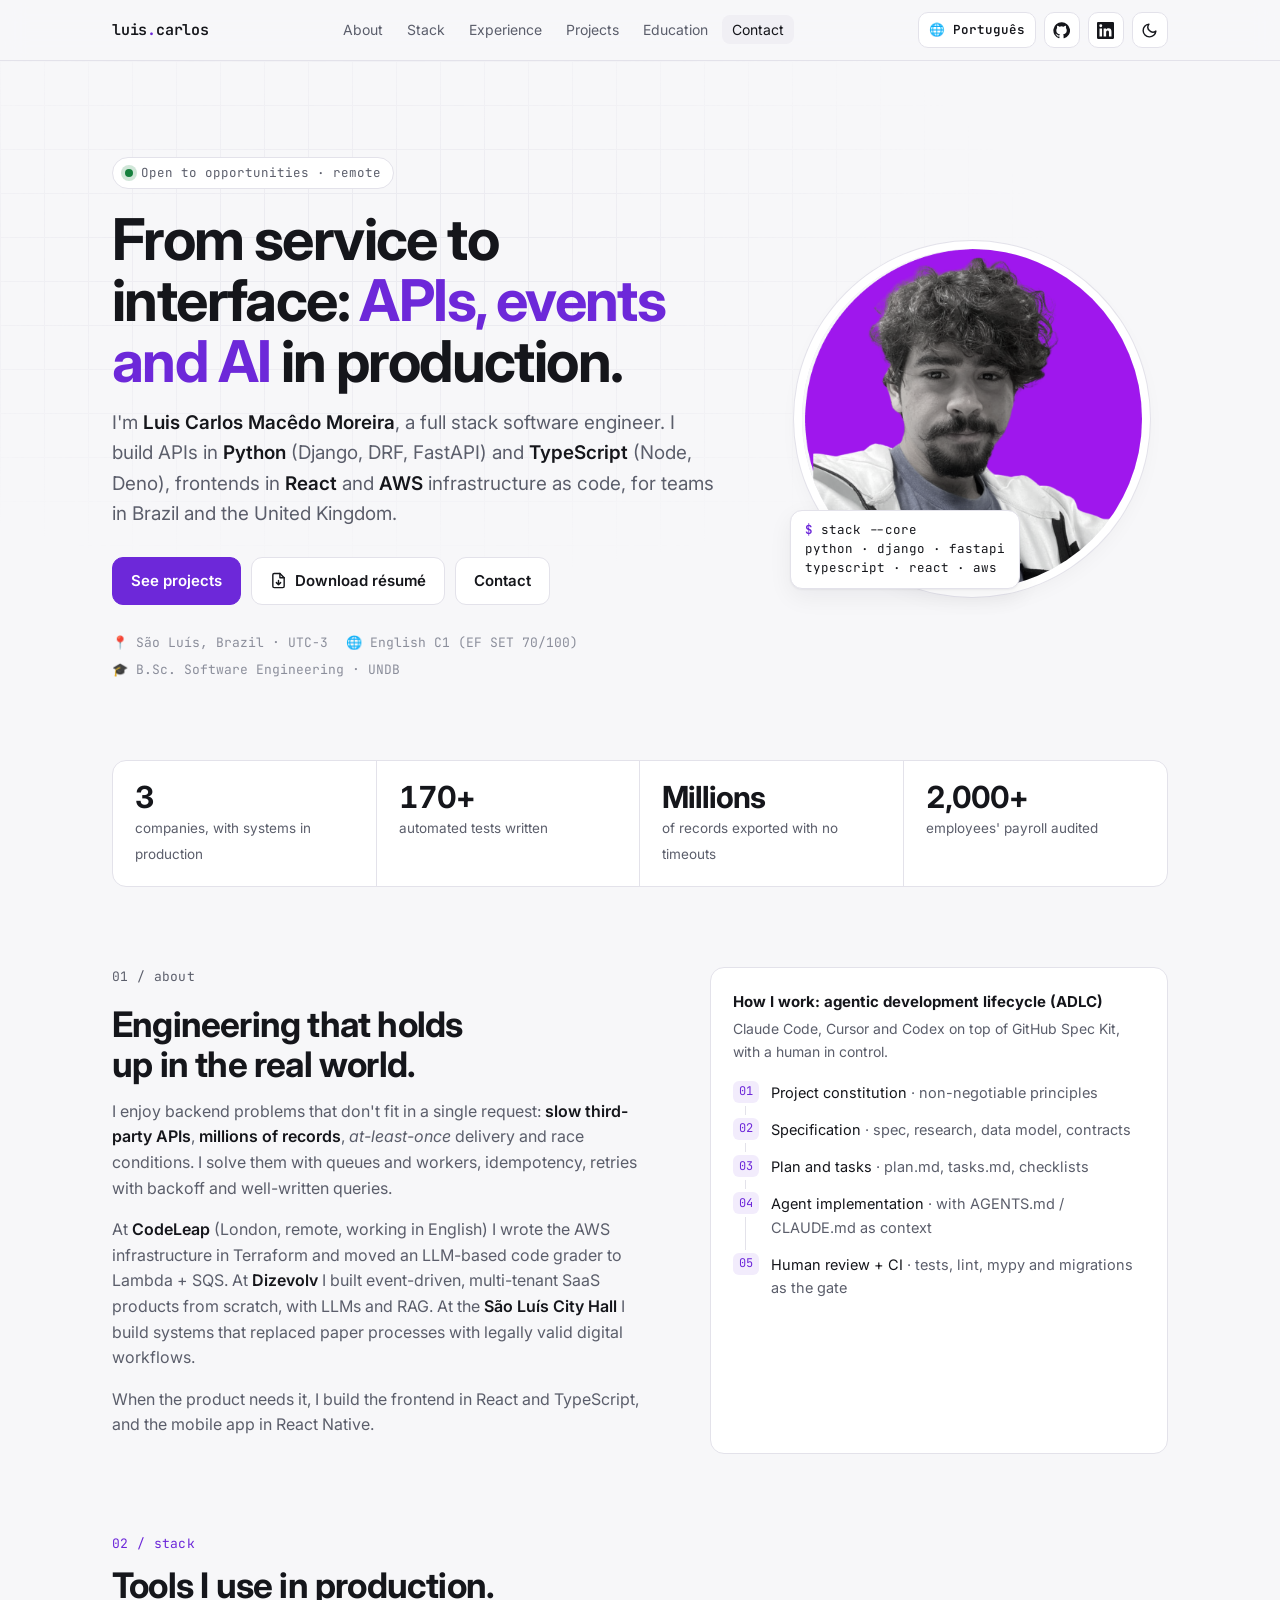
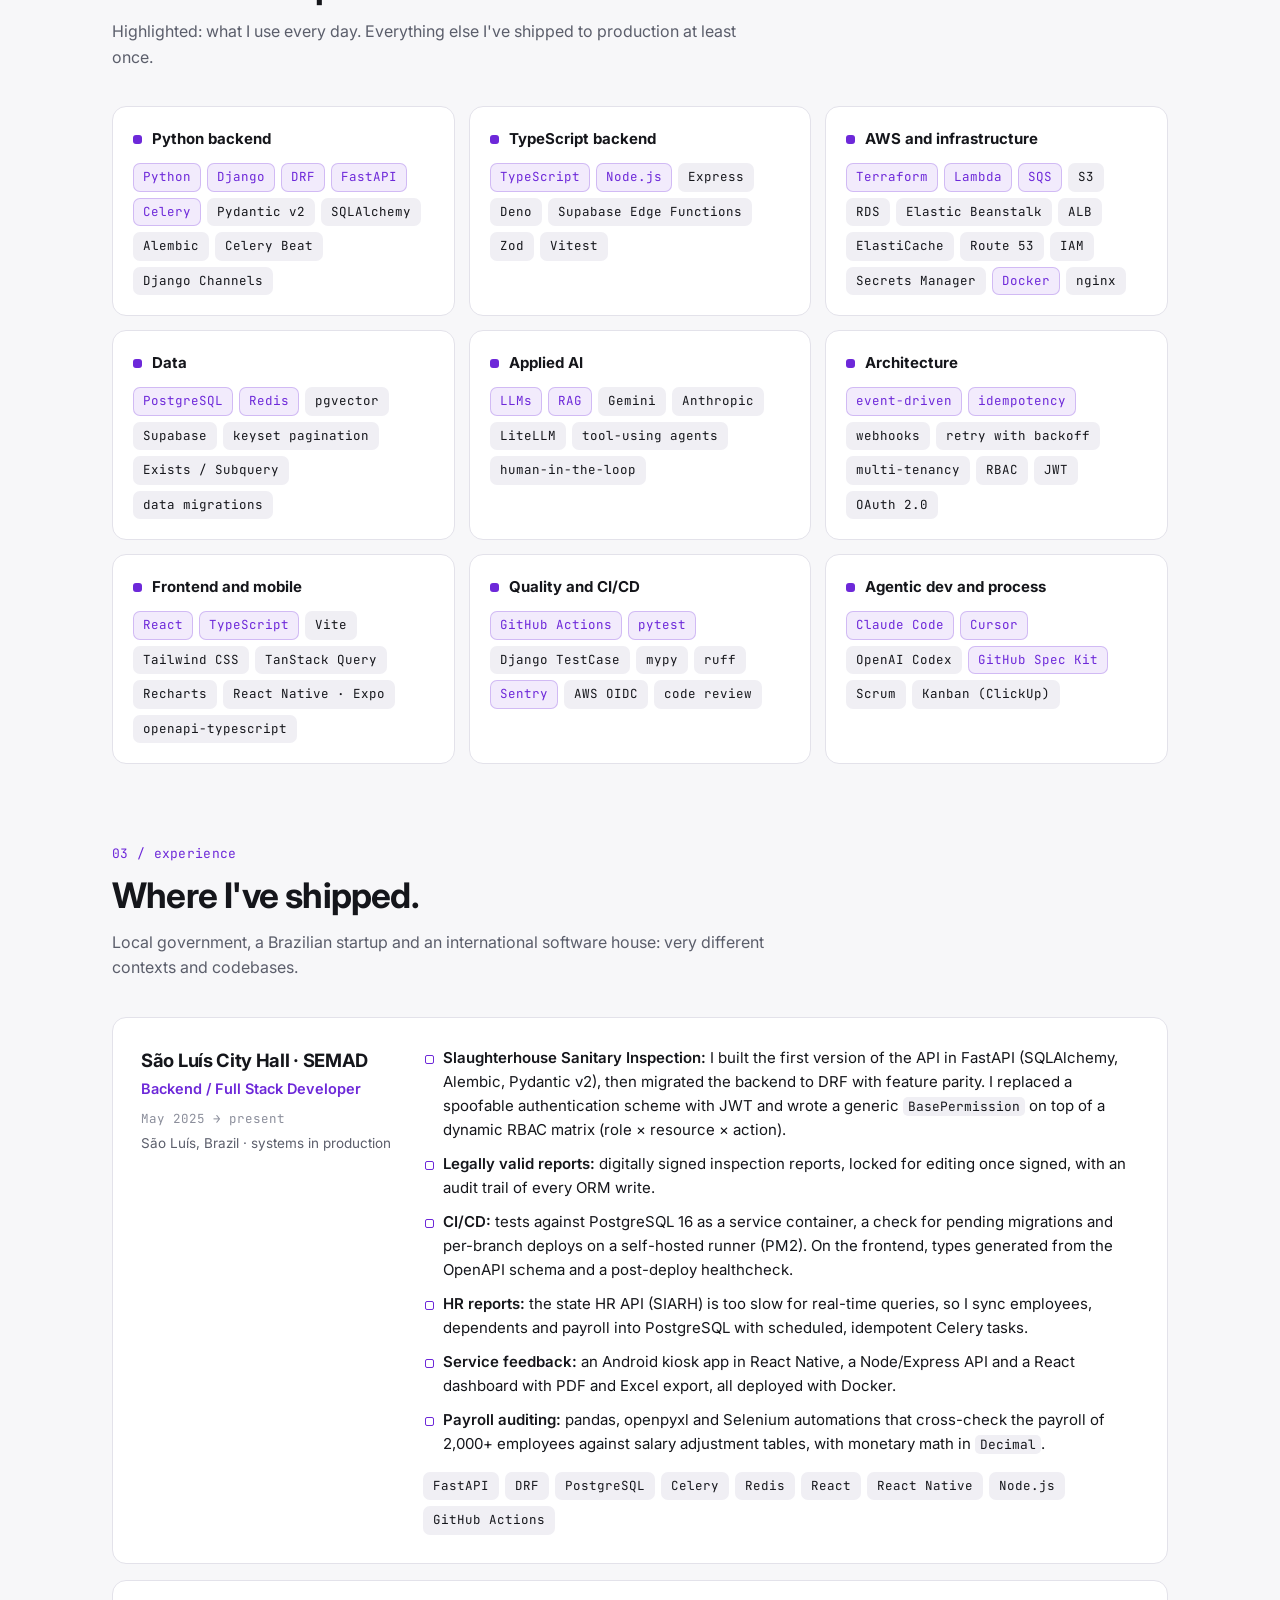
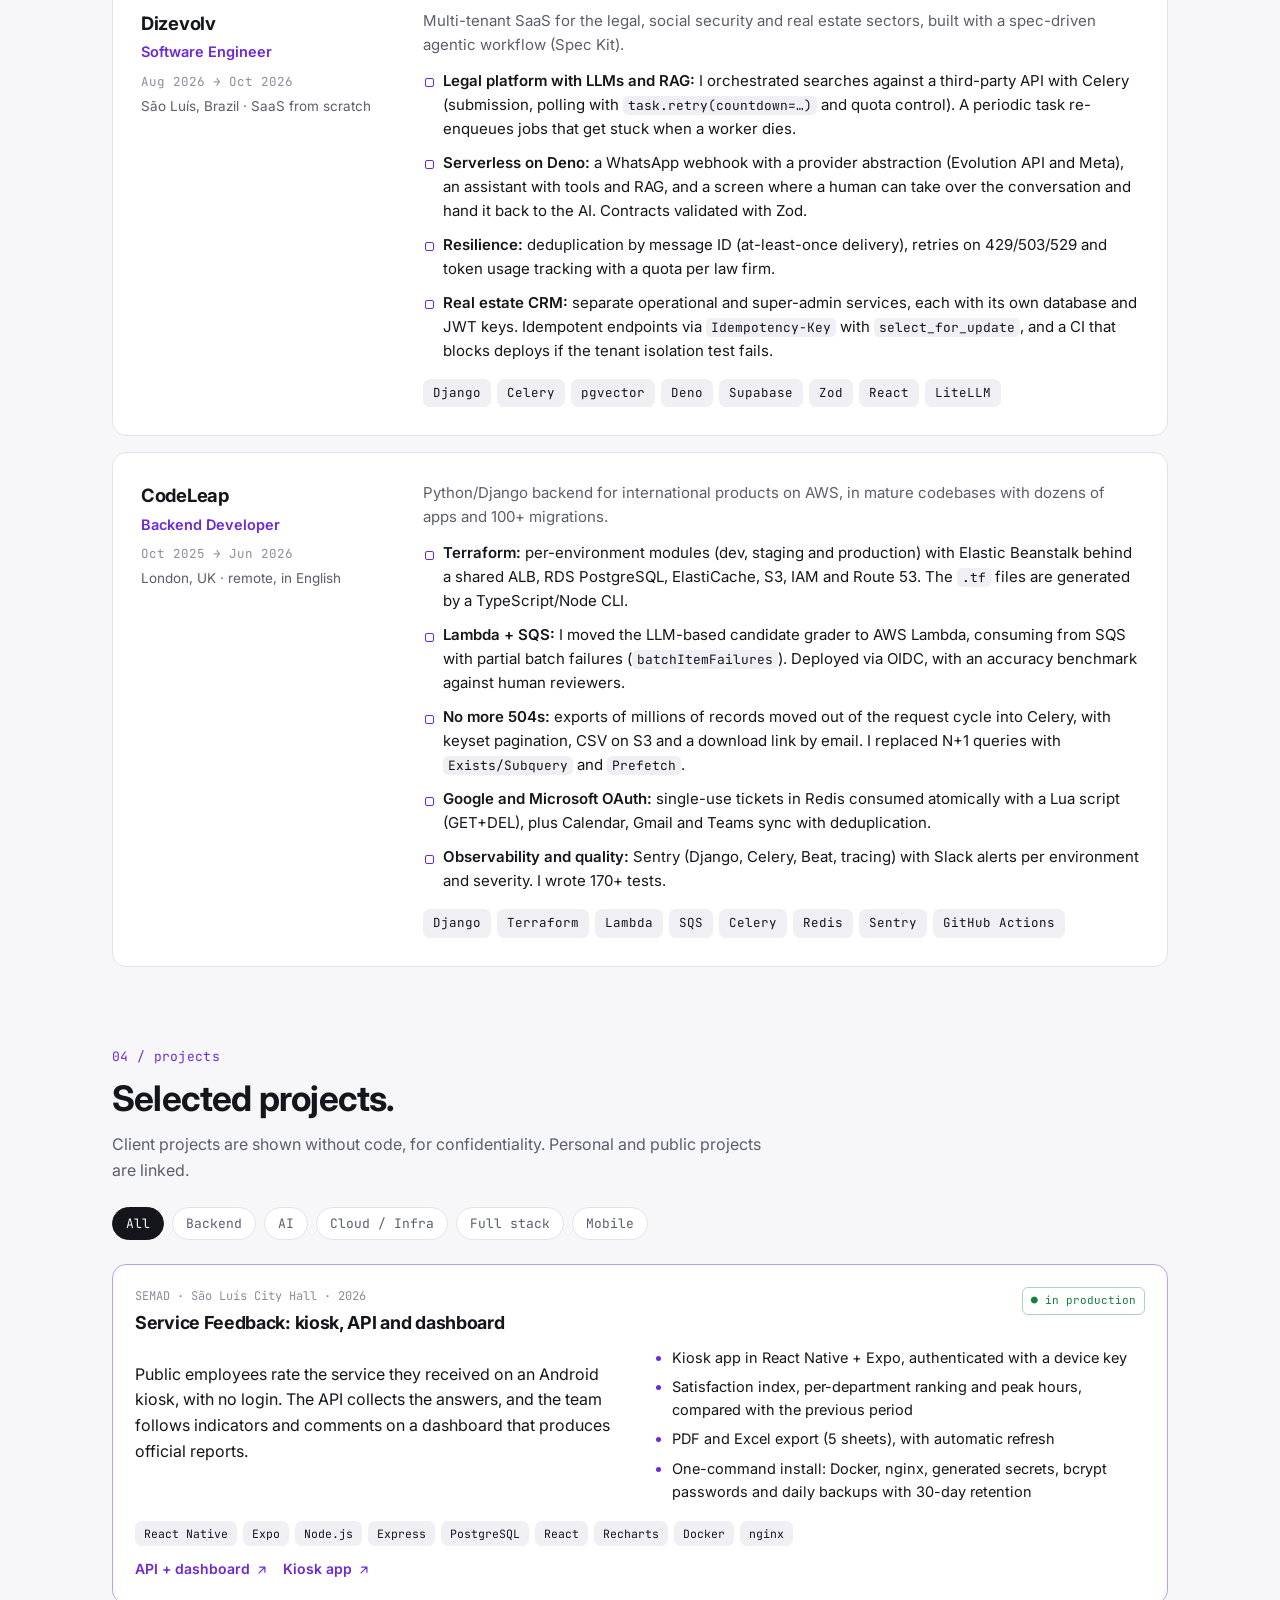
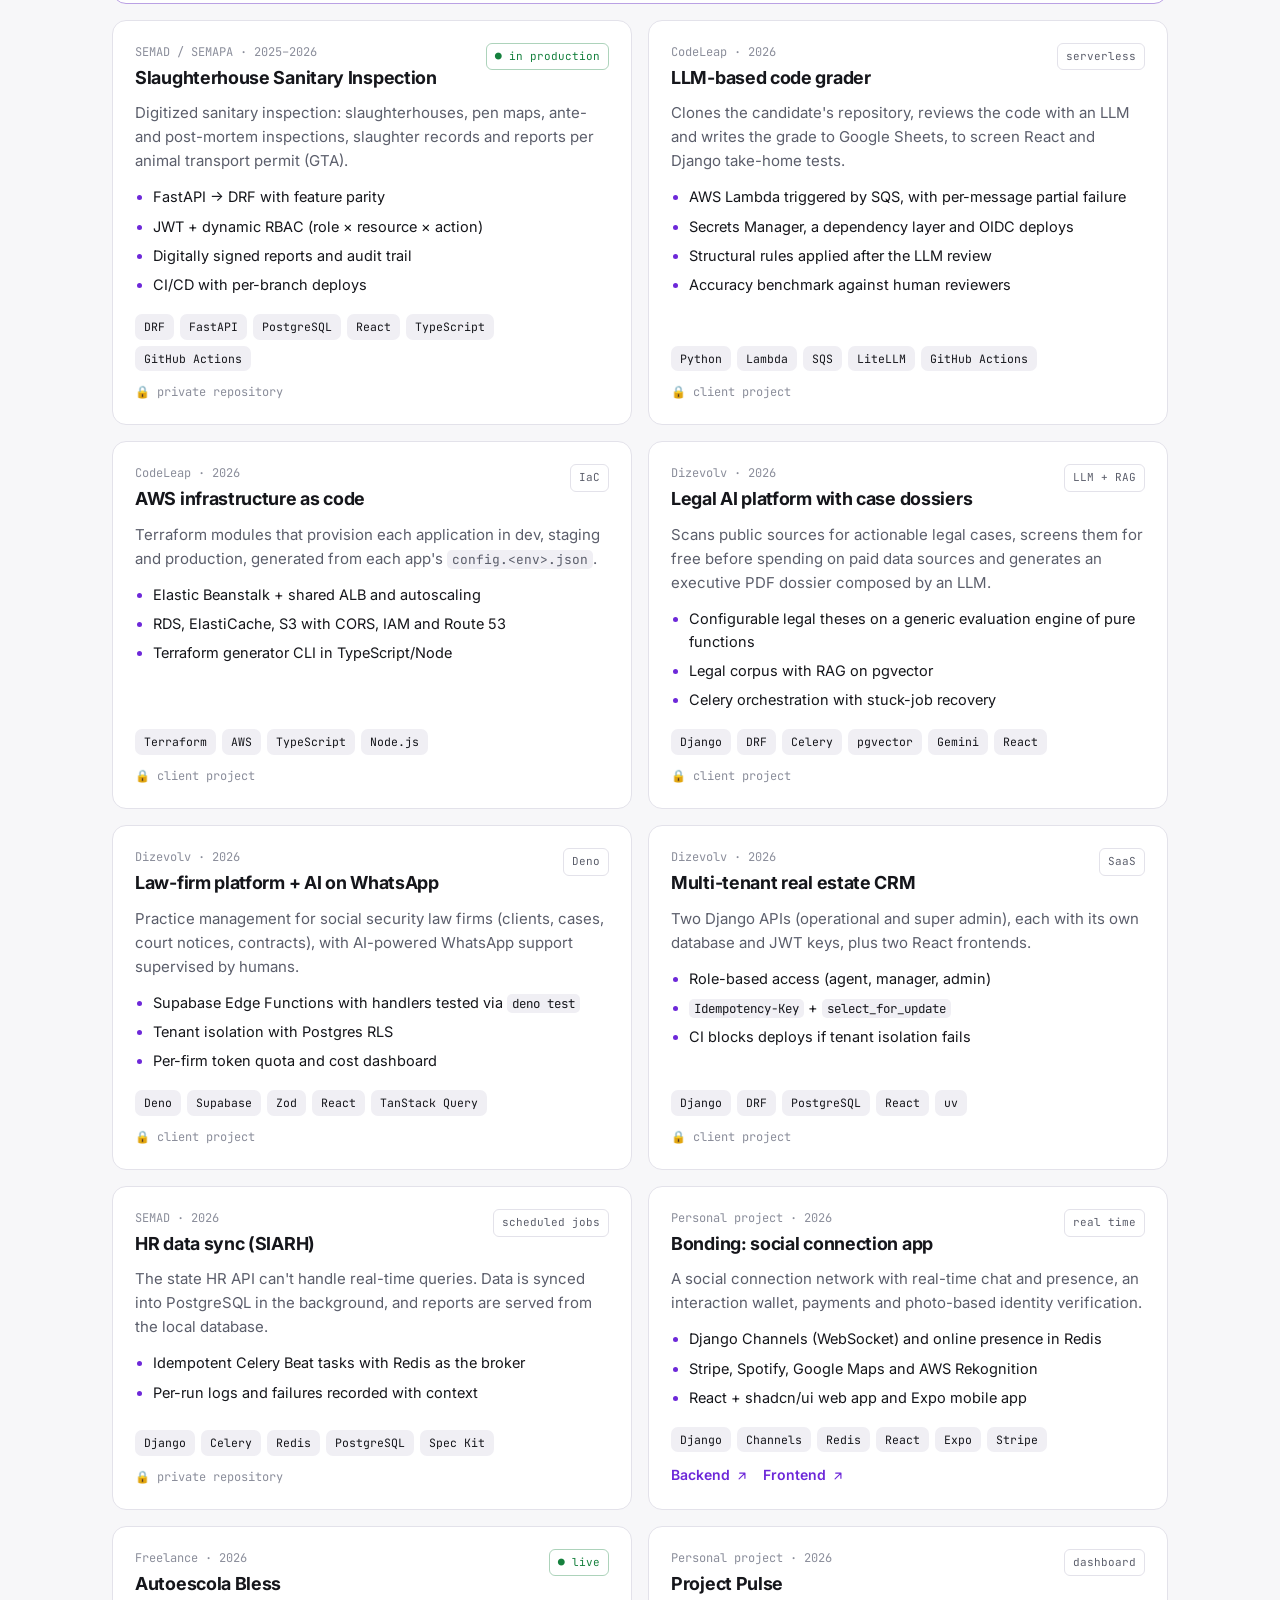
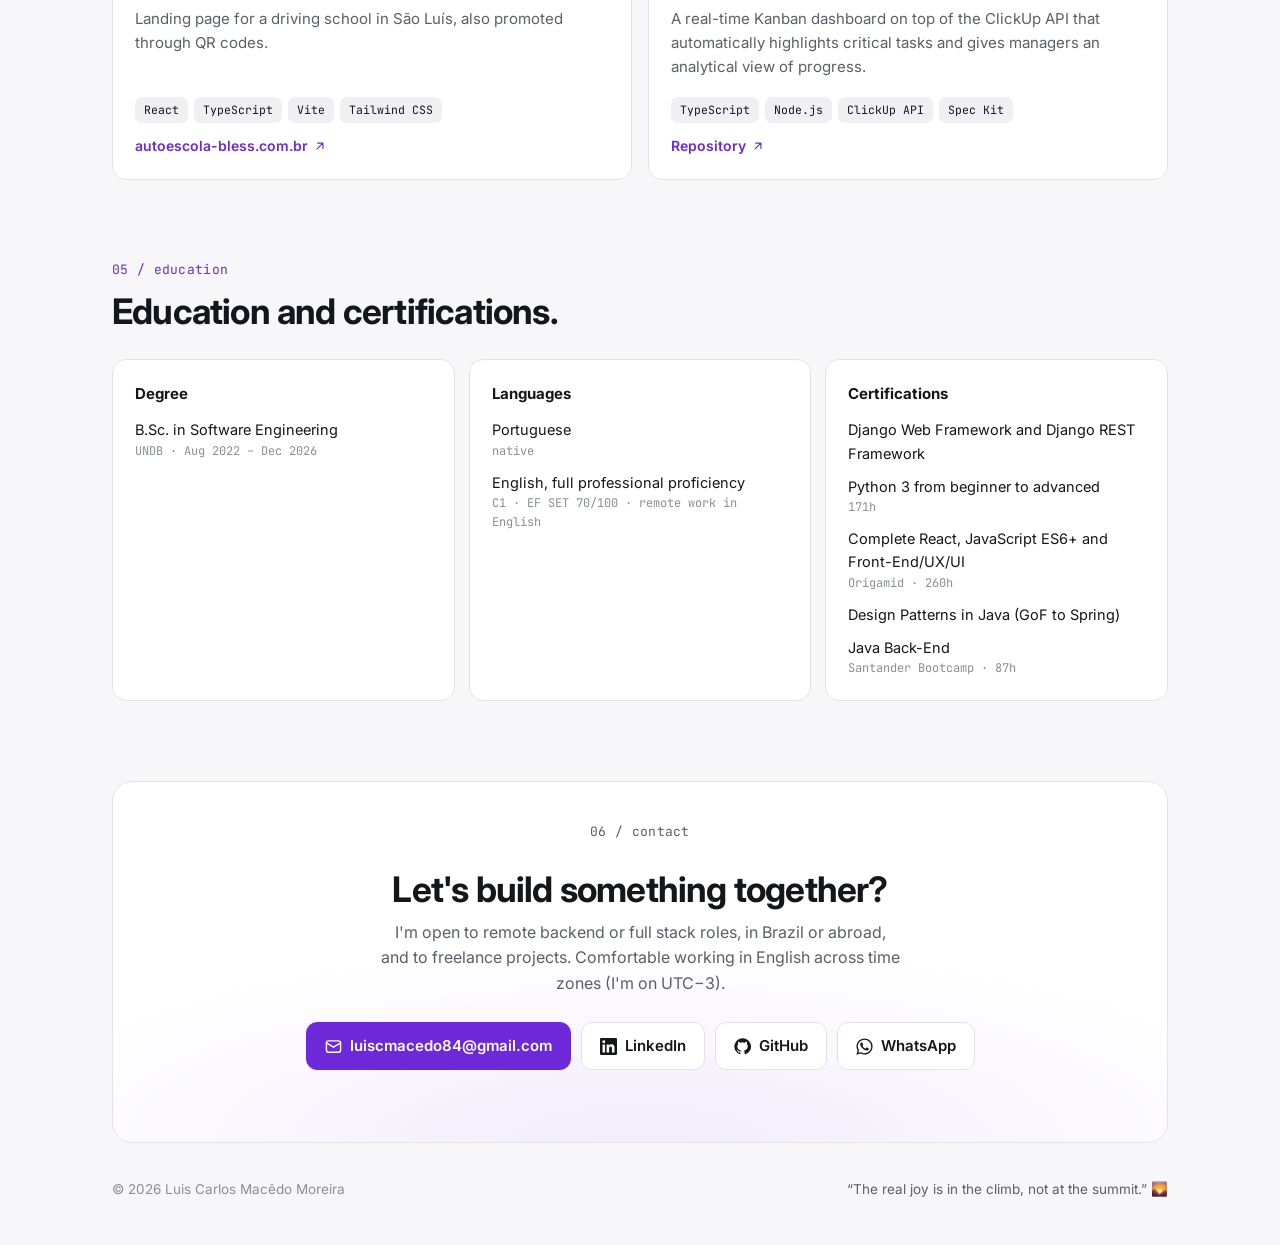
<file: en/index.html>
<!doctype html>
<html lang="en">
<head>
  <meta charset="utf-8" />
  <meta name="viewport" content="width=device-width, initial-scale=1" />
  <title>Luis Carlos · Portfolio</title>
  <meta name="description" content="Luis Carlos Macêdo Moreira, full stack software engineer: Python (Django, DRF, FastAPI), TypeScript (Node, Deno, React), AWS and applied AI." />
  <meta property="og:title" content="Luis Carlos Macêdo Moreira · Full Stack Software Engineer" />
  <meta property="og:description" content="Python and TypeScript APIs, React frontends and AWS infrastructure as code. Production systems in Brazil and the United Kingdom." />
  <meta property="og:image" content="../assets/perfil.png" />
  <meta name="theme-color" content="#0d0e12" />
  <meta property="og:locale" content="en_US" />
  <link rel="alternate" hreflang="pt-BR" href="../" />
  <link rel="alternate" hreflang="en" href="./" />
  <link rel="icon" href="data:image/svg+xml,<svg xmlns='http://www.w3.org/2000/svg' viewBox='0 0 32 32'><rect width='32' height='32' rx='8' fill='%238b5cf6'/><text x='16' y='22' font-family='monospace' font-size='15' font-weight='700' fill='white' text-anchor='middle'>LC</text></svg>" />
  <link rel="preconnect" href="https://fonts.googleapis.com" />
  <link rel="preconnect" href="https://fonts.gstatic.com" crossorigin />
  <link href="https://fonts.googleapis.com/css2?family=Inter:wght@400;500;600;700&family=JetBrains+Mono:wght@400;500;600&display=swap" rel="stylesheet" />
  <link rel="stylesheet" href="../assets/style.css" />
</head>
<body class="no-js">
  <svg width="0" height="0" style="position:absolute" aria-hidden="true">
    <symbol id="i-arrow" viewBox="0 0 24 24" fill="none" stroke="currentColor" stroke-width="2" stroke-linecap="round" stroke-linejoin="round"><path d="M7 17 17 7M8 7h9v9"/></symbol>
    <symbol id="i-github" viewBox="0 0 24 24" fill="currentColor"><path d="M12 .5a11.5 11.5 0 0 0-3.64 22.41c.58.1.79-.25.79-.56v-2c-3.2.7-3.88-1.37-3.88-1.37-.52-1.33-1.28-1.69-1.28-1.69-1.05-.71.08-.7.08-.7 1.16.08 1.77 1.19 1.77 1.19 1.03 1.77 2.7 1.26 3.36.96.1-.75.4-1.26.73-1.55-2.55-.29-5.24-1.28-5.24-5.69 0-1.26.45-2.29 1.19-3.1-.12-.29-.52-1.46.11-3.05 0 0 .97-.31 3.17 1.18a11 11 0 0 1 5.77 0c2.2-1.49 3.17-1.18 3.17-1.18.63 1.59.23 2.76.11 3.05.74.81 1.19 1.84 1.19 3.1 0 4.42-2.7 5.39-5.26 5.68.41.36.78 1.06.78 2.14v3.17c0 .31.21.67.8.56A11.5 11.5 0 0 0 12 .5Z"/></symbol>
    <symbol id="i-linkedin" viewBox="0 0 24 24" fill="currentColor"><path d="M20.45 20.45h-3.56v-5.57c0-1.33-.02-3.04-1.85-3.04-1.85 0-2.14 1.45-2.14 2.94v5.67H9.35V9h3.41v1.56h.05c.48-.9 1.64-1.85 3.37-1.85 3.6 0 4.27 2.37 4.27 5.46v6.28ZM5.34 7.43a2.06 2.06 0 1 1 0-4.13 2.06 2.06 0 0 1 0 4.13ZM7.12 20.45H3.56V9h3.56v11.45ZM22.22 0H1.77C.79 0 0 .77 0 1.73v20.54C0 23.23.79 24 1.77 24h20.45c.98 0 1.78-.77 1.78-1.73V1.73C24 .77 23.2 0 22.22 0Z"/></symbol>
    <symbol id="i-mail" viewBox="0 0 24 24" fill="none" stroke="currentColor" stroke-width="2" stroke-linecap="round" stroke-linejoin="round"><rect x="2" y="4" width="20" height="16" rx="3"/><path d="m22 7-10 6L2 7"/></symbol>
    <symbol id="i-whats" viewBox="0 0 24 24" fill="currentColor"><path d="M17.47 14.38c-.3-.15-1.76-.87-2.03-.97-.27-.1-.47-.15-.67.15-.2.3-.77.97-.94 1.17-.17.2-.35.22-.65.07-.3-.15-1.26-.46-2.4-1.48-.89-.79-1.49-1.77-1.66-2.07-.17-.3-.02-.46.13-.61.13-.13.3-.35.45-.52.15-.17.2-.3.3-.5.1-.2.05-.37-.02-.52-.08-.15-.67-1.62-.92-2.22-.24-.58-.49-.5-.67-.51h-.57c-.2 0-.52.07-.8.37-.27.3-1.04 1.02-1.04 2.48 0 1.47 1.07 2.88 1.21 3.08.15.2 2.1 3.2 5.08 4.49.71.31 1.26.49 1.7.62.71.23 1.36.2 1.87.12.57-.08 1.76-.72 2-1.41.25-.7.25-1.29.17-1.41-.07-.13-.27-.2-.57-.35ZM12.05 21.5h-.01a9.4 9.4 0 0 1-4.8-1.31l-.34-.2-3.57.93.95-3.48-.22-.36a9.41 9.41 0 0 1-1.45-5.02c0-5.2 4.24-9.44 9.45-9.44a9.38 9.38 0 0 1 9.43 9.45c0 5.21-4.24 9.44-9.44 9.44Zm8.04-17.48A11.32 11.32 0 0 0 12.05.7C5.79.7.69 5.79.69 12.05c0 2 .52 3.96 1.52 5.68L.6 23.6l6.02-1.58a11.34 11.34 0 0 0 5.42 1.38h.01c6.26 0 11.36-5.1 11.36-11.36 0-3.03-1.18-5.88-3.32-8.03Z"/></symbol>
    <symbol id="i-file" viewBox="0 0 24 24" fill="none" stroke="currentColor" stroke-width="2" stroke-linecap="round" stroke-linejoin="round"><path d="M14 2H6a2 2 0 0 0-2 2v16a2 2 0 0 0 2 2h12a2 2 0 0 0 2-2V8z"/><path d="M14 2v6h6M12 18v-6M9 15l3 3 3-3"/></symbol>
  </svg>

  <header class="nav">
    <div class="wrap nav-inner">
      <a class="brand" href="#top">luis<span>.</span>carlos</a>
      <ul class="nav-links">
        <li><a href="#about">About</a></li>
        <li><a href="#stack">Stack</a></li>
        <li><a href="#experience">Experience</a></li>
        <li><a href="#projects">Projects</a></li>
        <li><a href="#education">Education</a></li>
        <li><a href="#contact">Contact</a></li>
      </ul>
      <div class="nav-actions">
        <a class="lang-btn" href="../" hreflang="pt-BR" lang="pt-BR" data-lang-switch="pt" title="Ler esta página em português">🌐 Português</a>
        <a class="icon-btn" href="https://github.com/LouisCharlles" target="_blank" rel="noopener" aria-label="GitHub"><svg><use href="#i-github"/></svg></a>
        <a class="icon-btn" href="https://www.linkedin.com/in/luiscarlosmoreira" target="_blank" rel="noopener" aria-label="LinkedIn"><svg><use href="#i-linkedin"/></svg></a>
        <button class="icon-btn" id="theme" type="button" aria-label="Toggle light/dark theme">
          <svg class="theme-moon" viewBox="0 0 24 24" fill="none" stroke="currentColor" stroke-width="2" stroke-linecap="round" stroke-linejoin="round"><path d="M21 12.8A9 9 0 1 1 11.2 3a7 7 0 0 0 9.8 9.8Z"/></svg>
          <svg class="theme-sun" viewBox="0 0 24 24" fill="none" stroke="currentColor" stroke-width="2" stroke-linecap="round"><circle cx="12" cy="12" r="4"/><path d="M12 2v2M12 20v2M4.9 4.9l1.4 1.4M17.7 17.7l1.4 1.4M2 12h2M20 12h2M4.9 19.1l1.4-1.4M17.7 6.3l1.4-1.4"/></svg>
        </button>
      </div>
    </div>
  </header>

  <main id="top">
    <!-- ================= HERO ================= -->
    <section class="hero">
      <div class="wrap hero-grid">
        <div>
          <span class="status"><i></i>Open to opportunities · remote</span>
          <h1>From service to interface: <em>APIs, events and AI</em> in production.</h1>
          <p class="lede">
            I'm <strong>Luis Carlos Macêdo Moreira</strong>, a full stack software engineer. I build APIs in <strong>Python</strong> (Django, DRF, FastAPI) and <strong>TypeScript</strong> (Node, Deno), frontends in <strong>React</strong> and <strong>AWS</strong> infrastructure as code, for teams in Brazil and the United Kingdom.
          </p>
          <div class="cta">
            <a class="btn primary" href="#projects">See projects</a>
            <a class="btn" href="../assets/resume-luis-carlos-en.pdf" download="Resume_Luis_Carlos_Macedo_Moreira.pdf"><svg><use href="#i-file"/></svg>Download résumé</a>
            <a class="btn" href="#contact">Contact</a>
          </div>
          <div class="hero-meta">
            <span>📍 São Luís, Brazil · UTC−3</span>
            <span>🌐 English C1 (EF SET 70/100)</span>
            <span>🎓 B.Sc. Software Engineering · UNDB</span>
          </div>
        </div>
        <div class="portrait">
          <div class="portrait-frame"><img src="../assets/perfil.png" alt="Photo of Luis Carlos" width="472" height="459" /></div>
          <div class="portrait-card">
            <div><b>$</b> stack --core</div>
            <div>python · django · fastapi</div>
            <div>typescript · react · aws</div>
          </div>
        </div>
      </div>
    </section>

    <div class="wrap">
      <div class="numbers reveal">
        <div class="num"><strong>3</strong><span>companies, with systems in production</span></div>
        <div class="num"><strong>170+</strong><span>automated tests written</span></div>
        <div class="num"><strong>Millions</strong><span>of records exported with no timeouts</span></div>
        <div class="num"><strong>2,000+</strong><span>employees' payroll audited</span></div>
      </div>
    </div>

    <!-- ================= ABOUT ================= -->
    <section class="block" id="about">
      <div class="wrap about-grid">
        <div class="about-text reveal">
          <p class="eyebrow">01 / about</p>
          <h2>Engineering that holds up in the real world.</h2>
          <p>
            I enjoy backend problems that don't fit in a single request: <strong>slow third-party APIs</strong>, <strong>millions of records</strong>, <em>at-least-once</em> delivery and race conditions. I solve them with queues and workers, idempotency, retries with backoff and well-written queries.
          </p>
          <p>
            At <strong>CodeLeap</strong> (London, remote, working in English) I wrote the AWS infrastructure in Terraform and moved an LLM-based code grader to Lambda + SQS. At <strong>Dizevolv</strong> I built event-driven, multi-tenant SaaS products from scratch, with LLMs and RAG. At the <strong>São Luís City Hall</strong> I build systems that replaced paper processes with legally valid digital workflows.
          </p>
          <p>
            When the product needs it, I build the frontend in React and TypeScript, and the mobile app in React Native.
          </p>
        </div>
        <aside class="flow reveal" aria-label="My agentic development workflow">
          <h3>How I work: agentic development lifecycle (ADLC)</h3>
          <p>Claude Code, Cursor and Codex on top of GitHub Spec Kit, with a human in control.</p>
          <ol>
            <li>Project constitution <span>· non-negotiable principles</span></li>
            <li>Specification <span>· spec, research, data model, contracts</span></li>
            <li>Plan and tasks <span>· plan.md, tasks.md, checklists</span></li>
            <li>Agent implementation <span>· with AGENTS.md / CLAUDE.md as context</span></li>
            <li>Human review + CI <span>· tests, lint, mypy and migrations as the gate</span></li>
          </ol>
        </aside>
      </div>
    </section>

    <!-- ================= STACK ================= -->
    <section class="block" id="stack">
      <div class="wrap">
        <p class="eyebrow">02 / stack</p>
        <h2>Tools I use in production.</h2>
        <p class="section-intro">Highlighted: what I use every day. Everything else I've shipped to production at least once.</p>
        <div class="stack-grid">
          <div class="stack-card reveal">
            <h3><span class="dot"></span>Python backend</h3>
            <ul class="chips"><li class="key">Python</li><li class="key">Django</li><li class="key">DRF</li><li class="key">FastAPI</li><li class="key">Celery</li><li>Pydantic v2</li><li>SQLAlchemy</li><li>Alembic</li><li>Celery Beat</li><li>Django Channels</li></ul>
          </div>
          <div class="stack-card reveal">
            <h3><span class="dot"></span>TypeScript backend</h3>
            <ul class="chips"><li class="key">TypeScript</li><li class="key">Node.js</li><li>Express</li><li>Deno</li><li>Supabase Edge Functions</li><li>Zod</li><li>Vitest</li></ul>
          </div>
          <div class="stack-card reveal">
            <h3><span class="dot"></span>AWS and infrastructure</h3>
            <ul class="chips"><li class="key">Terraform</li><li class="key">Lambda</li><li class="key">SQS</li><li>S3</li><li>RDS</li><li>Elastic Beanstalk</li><li>ALB</li><li>ElastiCache</li><li>Route 53</li><li>IAM</li><li>Secrets Manager</li><li class="key">Docker</li><li>nginx</li></ul>
          </div>
          <div class="stack-card reveal">
            <h3><span class="dot"></span>Data</h3>
            <ul class="chips"><li class="key">PostgreSQL</li><li class="key">Redis</li><li>pgvector</li><li>Supabase</li><li>keyset pagination</li><li>Exists / Subquery</li><li>data migrations</li></ul>
          </div>
          <div class="stack-card reveal">
            <h3><span class="dot"></span>Applied AI</h3>
            <ul class="chips"><li class="key">LLMs</li><li class="key">RAG</li><li>Gemini</li><li>Anthropic</li><li>LiteLLM</li><li>tool-using agents</li><li>human-in-the-loop</li></ul>
          </div>
          <div class="stack-card reveal">
            <h3><span class="dot"></span>Architecture</h3>
            <ul class="chips"><li class="key">event-driven</li><li class="key">idempotency</li><li>webhooks</li><li>retry with backoff</li><li>multi-tenancy</li><li>RBAC</li><li>JWT</li><li>OAuth 2.0</li></ul>
          </div>
          <div class="stack-card reveal">
            <h3><span class="dot"></span>Frontend and mobile</h3>
            <ul class="chips"><li class="key">React</li><li class="key">TypeScript</li><li>Vite</li><li>Tailwind CSS</li><li>TanStack Query</li><li>Recharts</li><li>React Native · Expo</li><li>openapi-typescript</li></ul>
          </div>
          <div class="stack-card reveal">
            <h3><span class="dot"></span>Quality and CI/CD</h3>
            <ul class="chips"><li class="key">GitHub Actions</li><li class="key">pytest</li><li>Django TestCase</li><li>mypy</li><li>ruff</li><li class="key">Sentry</li><li>AWS OIDC</li><li>code review</li></ul>
          </div>
          <div class="stack-card reveal">
            <h3><span class="dot"></span>Agentic dev and process</h3>
            <ul class="chips"><li class="key">Claude Code</li><li class="key">Cursor</li><li>OpenAI Codex</li><li class="key">GitHub Spec Kit</li><li>Scrum</li><li>Kanban (ClickUp)</li></ul>
          </div>
        </div>
      </div>
    </section>

    <!-- ================= EXPERIENCE ================= -->
    <section class="block" id="experience">
      <div class="wrap">
        <p class="eyebrow">03 / experience</p>
        <h2>Where I've shipped.</h2>
        <p class="section-intro">Local government, a Brazilian startup and an international software house: very different contexts and codebases.</p>
        <div class="timeline">
          <article class="job reveal">
            <div class="job-head">
              <h3>São Luís City Hall · SEMAD</h3>
              <p class="role">Backend / Full Stack Developer</p>
              <p class="when">May 2025 → present</p>
              <p class="where">São Luís, Brazil · systems in production</p>
            </div>
            <div class="job-body">
              <ul>
                <li><b>Slaughterhouse Sanitary Inspection:</b> I built the first version of the API in FastAPI (SQLAlchemy, Alembic, Pydantic v2), then migrated the backend to DRF with feature parity. I replaced a spoofable authentication scheme with JWT and wrote a generic <code>BasePermission</code> on top of a dynamic RBAC matrix (role × resource × action).</li>
                <li><b>Legally valid reports:</b> digitally signed inspection reports, locked for editing once signed, with an audit trail of every ORM write.</li>
                <li><b>CI/CD:</b> tests against PostgreSQL 16 as a service container, a check for pending migrations and per-branch deploys on a self-hosted runner (PM2). On the frontend, types generated from the OpenAPI schema and a post-deploy healthcheck.</li>
                <li><b>HR reports:</b> the state HR API (SIARH) is too slow for real-time queries, so I sync employees, dependents and payroll into PostgreSQL with scheduled, idempotent Celery tasks.</li>
                <li><b>Service feedback:</b> an Android kiosk app in React Native, a Node/Express API and a React dashboard with PDF and Excel export, all deployed with Docker.</li>
                <li><b>Payroll auditing:</b> pandas, openpyxl and Selenium automations that cross-check the payroll of 2,000+ employees against salary adjustment tables, with monetary math in <code>Decimal</code>.</li>
              </ul>
              <ul class="chips"><li>FastAPI</li><li>DRF</li><li>PostgreSQL</li><li>Celery</li><li>Redis</li><li>React</li><li>React Native</li><li>Node.js</li><li>GitHub Actions</li></ul>
            </div>
          </article>

          <article class="job reveal">
            <div class="job-head">
              <h3>Dizevolv</h3>
              <p class="role">Software Engineer</p>
              <p class="when">Aug 2026 → Oct 2026</p>
              <p class="where">São Luís, Brazil · SaaS from scratch</p>
            </div>
            <div class="job-body">
              <p>Multi-tenant SaaS for the legal, social security and real estate sectors, built with a spec-driven agentic workflow (Spec Kit).</p>
              <ul>
                <li><b>Legal platform with LLMs and RAG:</b> I orchestrated searches against a third-party API with Celery (submission, polling with <code>task.retry(countdown=…)</code> and quota control). A periodic task re-enqueues jobs that get stuck when a worker dies.</li>
                <li><b>Serverless on Deno:</b> a WhatsApp webhook with a provider abstraction (Evolution API and Meta), an assistant with tools and RAG, and a screen where a human can take over the conversation and hand it back to the AI. Contracts validated with Zod.</li>
                <li><b>Resilience:</b> deduplication by message ID (at-least-once delivery), retries on 429/503/529 and token usage tracking with a quota per law firm.</li>
                <li><b>Real estate CRM:</b> separate operational and super-admin services, each with its own database and JWT keys. Idempotent endpoints via <code>Idempotency-Key</code> with <code>select_for_update</code>, and a CI that blocks deploys if the tenant isolation test fails.</li>
              </ul>
              <ul class="chips"><li>Django</li><li>Celery</li><li>pgvector</li><li>Deno</li><li>Supabase</li><li>Zod</li><li>React</li><li>LiteLLM</li></ul>
            </div>
          </article>

          <article class="job reveal">
            <div class="job-head">
              <h3>CodeLeap</h3>
              <p class="role">Backend Developer</p>
              <p class="when">Oct 2025 → Jun 2026</p>
              <p class="where">London, UK · remote, in English</p>
            </div>
            <div class="job-body">
              <p>Python/Django backend for international products on AWS, in mature codebases with dozens of apps and 100+ migrations.</p>
              <ul>
                <li><b>Terraform:</b> per-environment modules (dev, staging and production) with Elastic Beanstalk behind a shared ALB, RDS PostgreSQL, ElastiCache, S3, IAM and Route 53. The <code>.tf</code> files are generated by a TypeScript/Node CLI.</li>
                <li><b>Lambda + SQS:</b> I moved the LLM-based candidate grader to AWS Lambda, consuming from SQS with partial batch failures (<code>batchItemFailures</code>). Deployed via OIDC, with an accuracy benchmark against human reviewers.</li>
                <li><b>No more 504s:</b> exports of millions of records moved out of the request cycle into Celery, with keyset pagination, CSV on S3 and a download link by email. I replaced N+1 queries with <code>Exists/Subquery</code> and <code>Prefetch</code>.</li>
                <li><b>Google and Microsoft OAuth:</b> single-use tickets in Redis consumed atomically with a Lua script (GET+DEL), plus Calendar, Gmail and Teams sync with deduplication.</li>
                <li><b>Observability and quality:</b> Sentry (Django, Celery, Beat, tracing) with Slack alerts per environment and severity. I wrote 170+ tests.</li>
              </ul>
              <ul class="chips"><li>Django</li><li>Terraform</li><li>Lambda</li><li>SQS</li><li>Celery</li><li>Redis</li><li>Sentry</li><li>GitHub Actions</li></ul>
            </div>
          </article>
        </div>
      </div>
    </section>

    <!-- ================= PROJECTS ================= -->
    <section class="block" id="projects">
      <div class="wrap">
        <p class="eyebrow">04 / projects</p>
        <h2>Selected projects.</h2>
        <p class="section-intro">Client projects are shown without code, for confidentiality. Personal and public projects are linked.</p>
        <div class="filters" role="group" aria-label="Filter projects">
          <button class="filter" type="button" data-filter="all" aria-pressed="true">All</button>
          <button class="filter" type="button" data-filter="backend" aria-pressed="false">Backend</button>
          <button class="filter" type="button" data-filter="ia" aria-pressed="false">AI</button>
          <button class="filter" type="button" data-filter="infra" aria-pressed="false">Cloud / Infra</button>
          <button class="filter" type="button" data-filter="fullstack" aria-pressed="false">Full stack</button>
          <button class="filter" type="button" data-filter="mobile" aria-pressed="false">Mobile</button>
        </div>

        <div class="projects">
          <article class="card feature wide reveal" data-tags="fullstack backend mobile">
            <div class="card-top">
              <div><p class="org">SEMAD · São Luís City Hall · 2026</p><h3>Service Feedback: kiosk, API and dashboard</h3></div>
              <span class="badge live">● in production</span>
            </div>
            <div class="card-split">
              <p>Public employees rate the service they received on an Android kiosk, with no login. The API collects the answers, and the team follows indicators and comments on a dashboard that produces official reports.</p>
              <ul class="points">
                <li>Kiosk app in React Native + Expo, authenticated with a device key</li>
                <li>Satisfaction index, per-department ranking and peak hours, compared with the previous period</li>
                <li>PDF and Excel export (5 sheets), with automatic refresh</li>
                <li>One-command install: Docker, nginx, generated secrets, bcrypt passwords and daily backups with 30-day retention</li>
              </ul>
            </div>
            <ul class="chips"><li>React Native</li><li>Expo</li><li>Node.js</li><li>Express</li><li>PostgreSQL</li><li>React</li><li>Recharts</li><li>Docker</li><li>nginx</li></ul>
            <div class="links">
              <a href="https://github.com/LouisCharlles/avaliacao-atendimento-semad-dashboard" target="_blank" rel="noopener">API + dashboard <svg><use href="#i-arrow"/></svg></a>
              <a href="https://github.com/LouisCharlles/avaliacao-do-atendimento-semad-totem" target="_blank" rel="noopener">Kiosk app <svg><use href="#i-arrow"/></svg></a>
            </div>
          </article>

          <article class="card reveal" data-tags="backend fullstack">
            <div class="card-top">
              <div><p class="org">SEMAD / SEMAPA · 2025–2026</p><h3>Slaughterhouse Sanitary Inspection</h3></div>
              <span class="badge live">● in production</span>
            </div>
            <p>Digitized sanitary inspection: slaughterhouses, pen maps, ante- and post-mortem inspections, slaughter records and reports per animal transport permit (GTA).</p>
            <ul class="points">
              <li>FastAPI → DRF with feature parity</li>
              <li>JWT + dynamic RBAC (role × resource × action)</li>
              <li>Digitally signed reports and audit trail</li>
              <li>CI/CD with per-branch deploys</li>
            </ul>
            <ul class="chips"><li>DRF</li><li>FastAPI</li><li>PostgreSQL</li><li>React</li><li>TypeScript</li><li>GitHub Actions</li></ul>
            <span class="private">🔒 private repository</span>
          </article>

          <article class="card reveal" data-tags="ia infra backend">
            <div class="card-top">
              <div><p class="org">CodeLeap · 2026</p><h3>LLM-based code grader</h3></div>
              <span class="badge">serverless</span>
            </div>
            <p>Clones the candidate's repository, reviews the code with an LLM and writes the grade to Google Sheets, to screen React and Django take-home tests.</p>
            <ul class="points">
              <li>AWS Lambda triggered by SQS, with per-message partial failure</li>
              <li>Secrets Manager, a dependency layer and OIDC deploys</li>
              <li>Structural rules applied after the LLM review</li>
              <li>Accuracy benchmark against human reviewers</li>
            </ul>
            <ul class="chips"><li>Python</li><li>Lambda</li><li>SQS</li><li>LiteLLM</li><li>GitHub Actions</li></ul>
            <span class="private">🔒 client project</span>
          </article>

          <article class="card reveal" data-tags="infra">
            <div class="card-top">
              <div><p class="org">CodeLeap · 2026</p><h3>AWS infrastructure as code</h3></div>
              <span class="badge">IaC</span>
            </div>
            <p>Terraform modules that provision each application in dev, staging and production, generated from each app's <code>config.&lt;env&gt;.json</code>.</p>
            <ul class="points">
              <li>Elastic Beanstalk + shared ALB and autoscaling</li>
              <li>RDS, ElastiCache, S3 with CORS, IAM and Route 53</li>
              <li>Terraform generator CLI in TypeScript/Node</li>
            </ul>
            <ul class="chips"><li>Terraform</li><li>AWS</li><li>TypeScript</li><li>Node.js</li></ul>
            <span class="private">🔒 client project</span>
          </article>

          <article class="card reveal" data-tags="ia backend">
            <div class="card-top">
              <div><p class="org">Dizevolv · 2026</p><h3>Legal AI platform with case dossiers</h3></div>
              <span class="badge">LLM + RAG</span>
            </div>
            <p>Scans public sources for actionable legal cases, screens them for free before spending on paid data sources and generates an executive PDF dossier composed by an LLM.</p>
            <ul class="points">
              <li>Configurable legal theses on a generic evaluation engine of pure functions</li>
              <li>Legal corpus with RAG on pgvector</li>
              <li>Celery orchestration with stuck-job recovery</li>
            </ul>
            <ul class="chips"><li>Django</li><li>DRF</li><li>Celery</li><li>pgvector</li><li>Gemini</li><li>React</li></ul>
            <span class="private">🔒 client project</span>
          </article>

          <article class="card reveal" data-tags="ia backend fullstack">
            <div class="card-top">
              <div><p class="org">Dizevolv · 2026</p><h3>Law-firm platform + AI on WhatsApp</h3></div>
              <span class="badge">Deno</span>
            </div>
            <p>Practice management for social security law firms (clients, cases, court notices, contracts), with AI-powered WhatsApp support supervised by humans.</p>
            <ul class="points">
              <li>Supabase Edge Functions with handlers tested via <code>deno test</code></li>
              <li>Tenant isolation with Postgres RLS</li>
              <li>Per-firm token quota and cost dashboard</li>
            </ul>
            <ul class="chips"><li>Deno</li><li>Supabase</li><li>Zod</li><li>React</li><li>TanStack Query</li></ul>
            <span class="private">🔒 client project</span>
          </article>

          <article class="card reveal" data-tags="backend fullstack">
            <div class="card-top">
              <div><p class="org">Dizevolv · 2026</p><h3>Multi-tenant real estate CRM</h3></div>
              <span class="badge">SaaS</span>
            </div>
            <p>Two Django APIs (operational and super admin), each with its own database and JWT keys, plus two React frontends.</p>
            <ul class="points">
              <li>Role-based access (agent, manager, admin)</li>
              <li><code>Idempotency-Key</code> + <code>select_for_update</code></li>
              <li>CI blocks deploys if tenant isolation fails</li>
            </ul>
            <ul class="chips"><li>Django</li><li>DRF</li><li>PostgreSQL</li><li>React</li><li>uv</li></ul>
            <span class="private">🔒 client project</span>
          </article>

          <article class="card reveal" data-tags="backend">
            <div class="card-top">
              <div><p class="org">SEMAD · 2026</p><h3>HR data sync (SIARH)</h3></div>
              <span class="badge">scheduled jobs</span>
            </div>
            <p>The state HR API can't handle real-time queries. Data is synced into PostgreSQL in the background, and reports are served from the local database.</p>
            <ul class="points">
              <li>Idempotent Celery Beat tasks with Redis as the broker</li>
              <li>Per-run logs and failures recorded with context</li>
            </ul>
            <ul class="chips"><li>Django</li><li>Celery</li><li>Redis</li><li>PostgreSQL</li><li>Spec Kit</li></ul>
            <span class="private">🔒 private repository</span>
          </article>

          <article class="card reveal" data-tags="fullstack backend mobile">
            <div class="card-top">
              <div><p class="org">Personal project · 2026</p><h3>Bonding: social connection app</h3></div>
              <span class="badge">real time</span>
            </div>
            <p>A social connection network with real-time chat and presence, an interaction wallet, payments and photo-based identity verification.</p>
            <ul class="points">
              <li>Django Channels (WebSocket) and online presence in Redis</li>
              <li>Stripe, Spotify, Google Maps and AWS Rekognition</li>
              <li>React + shadcn/ui web app and Expo mobile app</li>
            </ul>
            <ul class="chips"><li>Django</li><li>Channels</li><li>Redis</li><li>React</li><li>Expo</li><li>Stripe</li></ul>
            <div class="links">
              <a href="https://github.com/LouisCharlles/bonding" target="_blank" rel="noopener">Backend <svg><use href="#i-arrow"/></svg></a>
              <a href="https://github.com/LouisCharlles/soul-match-glide" target="_blank" rel="noopener">Frontend <svg><use href="#i-arrow"/></svg></a>
            </div>
          </article>

          <article class="card reveal" data-tags="fullstack">
            <div class="card-top">
              <div><p class="org">Freelance · 2026</p><h3>Autoescola Bless</h3></div>
              <span class="badge live">● live</span>
            </div>
            <p>Landing page for a driving school in São Luís, also promoted through QR codes.</p>
            <ul class="chips"><li>React</li><li>TypeScript</li><li>Vite</li><li>Tailwind CSS</li></ul>
            <div class="links">
              <a href="https://autoescola-bless.com.br" target="_blank" rel="noopener">autoescola-bless.com.br <svg><use href="#i-arrow"/></svg></a>
            </div>
          </article>

          <article class="card reveal" data-tags="fullstack">
            <div class="card-top">
              <div><p class="org">Personal project · 2026</p><h3>Project Pulse</h3></div>
              <span class="badge">dashboard</span>
            </div>
            <p>A real-time Kanban dashboard on top of the ClickUp API that automatically highlights critical tasks and gives managers an analytical view of progress.</p>
            <ul class="chips"><li>TypeScript</li><li>Node.js</li><li>ClickUp API</li><li>Spec Kit</li></ul>
            <div class="links">
              <a href="https://github.com/LouisCharlles/project-pulse" target="_blank" rel="noopener">Repository <svg><use href="#i-arrow"/></svg></a>
            </div>
          </article>
        </div>
      </div>
    </section>

    <!-- ================= EDUCATION ================= -->
    <section class="block" id="education">
      <div class="wrap">
        <p class="eyebrow">05 / education</p>
        <h2>Education and certifications.</h2>
        <div class="edu-grid" style="margin-top:28px">
          <div class="edu reveal">
            <h3>Degree</h3>
            <ul>
              <li>B.Sc. in Software Engineering<span>UNDB · Aug 2022 – Dec 2026</span></li>
            </ul>
          </div>
          <div class="edu reveal">
            <h3>Languages</h3>
            <ul>
              <li>Portuguese<span>native</span></li>
              <li>English, full professional proficiency<span>C1 · EF SET 70/100 · remote work in English</span></li>
            </ul>
          </div>
          <div class="edu reveal">
            <h3>Certifications</h3>
            <ul>
              <li>Django Web Framework and Django REST Framework</li>
              <li>Python 3 from beginner to advanced<span>171h</span></li>
              <li>Complete React, JavaScript ES6+ and Front-End/UX/UI<span>Origamid · 260h</span></li>
              <li>Design Patterns in Java (GoF to Spring)</li>
              <li>Java Back-End<span>Santander Bootcamp · 87h</span></li>
            </ul>
          </div>
        </div>
      </div>
    </section>

    <!-- ================= CONTACT ================= -->
    <div class="wrap">
      <section class="contact reveal" id="contact">
        <p class="eyebrow">06 / contact</p>
        <h2>Let's build something together?</h2>
        <p>I'm open to remote backend or full stack roles, in Brazil or abroad, and to freelance projects. Comfortable working in English across time zones (I'm on UTC−3).</p>
        <div class="cta">
          <a class="btn primary" href="mailto:luiscmacedo84@gmail.com" id="mail"><svg><use href="#i-mail"/></svg>luiscmacedo84@gmail.com</a>
          <a class="btn" href="https://www.linkedin.com/in/luiscarlosmoreira" target="_blank" rel="noopener"><svg><use href="#i-linkedin"/></svg>LinkedIn</a>
          <a class="btn" href="https://github.com/LouisCharlles" target="_blank" rel="noopener"><svg><use href="#i-github"/></svg>GitHub</a>
          <a class="btn" href="https://wa.me/559884022032" target="_blank" rel="noopener"><svg><use href="#i-whats"/></svg>WhatsApp</a>
        </div>
        <span class="copy-ok" id="copy-ok" data-msg="✓ email copied to clipboard" aria-live="polite"></span>
      </section>
    </div>
  </main>

  <footer>
    <div class="wrap">
      <span>© <span id="year">2026</span> Luis Carlos Macêdo Moreira</span>
      <em>“The real joy is in the climb, not at the summit.” 🌄</em>
    </div>
  </footer>

  <script src="../assets/main.js"></script>
</body>
</html>
</file>
<file: assets/style.css>
:root {
  --bg: #f7f7f9;
  --surface: #ffffff;
  --surface-2: #f0eff4;
  --text: #15161b;
  --muted: #5b5e6b;
  --faint: #8b8e9b;
  --line: #e3e2ea;
  --accent: #6d28d9;
  --accent-soft: rgba(109, 40, 217, 0.09);
  --accent-2: #b45309;
  --ok: #15803d;
  --shadow: 0 1px 2px rgba(20, 20, 40, .05), 0 8px 24px rgba(20, 20, 40, .06);
  --mono: "JetBrains Mono", ui-monospace, "SFMono-Regular", Menlo, monospace;
  --sans: "Inter", system-ui, -apple-system, "Segoe UI", sans-serif;
  --radius: 14px;
  --max: 1120px;
}
@media (prefers-color-scheme: dark) {
  :root:not([data-theme="light"]) {
    --bg: #0d0e12;
    --surface: #15161c;
    --surface-2: #1c1d25;
    --text: #ecebf2;
    --muted: #a3a3b3;
    --faint: #6f7080;
    --line: #262734;
    --accent: #a78bfa;
    --accent-soft: rgba(167, 139, 250, 0.11);
    --accent-2: #f5a524;
    --ok: #4ade80;
    --shadow: 0 1px 2px rgba(0,0,0,.4), 0 10px 30px rgba(0,0,0,.25);
  }
}
:root[data-theme="dark"] {
  --bg: #0d0e12;
  --surface: #15161c;
  --surface-2: #1c1d25;
  --text: #ecebf2;
  --muted: #a3a3b3;
  --faint: #6f7080;
  --line: #262734;
  --accent: #a78bfa;
  --accent-soft: rgba(167, 139, 250, 0.11);
  --accent-2: #f5a524;
  --ok: #4ade80;
  --shadow: 0 1px 2px rgba(0,0,0,.4), 0 10px 30px rgba(0,0,0,.25);
}

* { box-sizing: border-box; }
html { scroll-behavior: smooth; scroll-padding-top: 76px; }
@media (prefers-reduced-motion: reduce) { html { scroll-behavior: auto; } * { transition: none !important; animation: none !important; } }
body {
  margin: 0;
  background: var(--bg);
  color: var(--text);
  font-family: var(--sans);
  font-size: 16px;
  line-height: 1.6;
  -webkit-font-smoothing: antialiased;
  overflow-x: hidden;
}
a { color: inherit; }
img { max-width: 100%; display: block; }
.wrap { max-width: var(--max); margin: 0 auto; padding: 0 16px; }
@media (min-width: 720px) { .wrap { padding: 0 32px; } }

/* ---------- Nav ---------- */
header.nav {
  position: sticky; top: 0; z-index: 20;
  background: color-mix(in srgb, var(--bg) 82%, transparent);
  backdrop-filter: saturate(160%) blur(12px);
  -webkit-backdrop-filter: saturate(160%) blur(12px);
  border-bottom: 1px solid var(--line);
}
.nav-inner { display: flex; align-items: center; justify-content: space-between; height: 60px; gap: 16px; }
.brand { font-family: var(--mono); font-weight: 600; font-size: 15px; text-decoration: none; letter-spacing: -.2px; }
.brand span { color: var(--accent); }
.nav-links { display: none; gap: 4px; list-style: none; margin: 0; padding: 0; }
.nav-links a {
  font-size: 14px; color: var(--muted); text-decoration: none;
  padding: 6px 10px; border-radius: 8px; transition: color .15s, background .15s;
}
.nav-links a:hover, .nav-links a.active { color: var(--text); background: var(--surface-2); }
@media (min-width: 860px) { .nav-links { display: flex; } }
.nav-actions { display: flex; gap: 8px; align-items: center; }
.icon-btn {
  width: 36px; height: 36px; display: grid; place-items: center;
  border: 1px solid var(--line); border-radius: 10px; background: var(--surface);
  color: var(--text); cursor: pointer; transition: border-color .15s;
}
.icon-btn:hover { border-color: var(--accent); }
.icon-btn svg { width: 17px; height: 17px; }
.theme-sun { display: none; }
:root[data-theme="dark"] .theme-sun { display: block; }
:root[data-theme="dark"] .theme-moon { display: none; }

/* ---------- Buttons ---------- */
.btn {
  display: inline-flex; align-items: center; gap: 8px;
  font-size: 15px; font-weight: 600; text-decoration: none;
  padding: 11px 18px; border-radius: 11px; border: 1px solid var(--line);
  background: var(--surface); color: var(--text); transition: transform .15s, border-color .15s, background .15s;
}
.btn:hover { border-color: var(--accent); transform: translateY(-1px); }
.btn.primary { background: var(--accent); border-color: var(--accent); color: #fff; }
:root[data-theme="dark"] .btn.primary { color: #120a24; }
.btn svg { width: 17px; height: 17px; }

/* ---------- Hero ---------- */
.hero { padding: 64px 0 56px; position: relative; }
.hero::before {
  content: ""; position: absolute; inset: 0; z-index: -1; pointer-events: none;
  background-image:
    linear-gradient(var(--line) 1px, transparent 1px),
    linear-gradient(90deg, var(--line) 1px, transparent 1px);
  background-size: 44px 44px;
  mask-image: radial-gradient(ellipse 70% 60% at 30% 30%, #000 20%, transparent 75%);
  -webkit-mask-image: radial-gradient(ellipse 70% 60% at 30% 30%, #000 20%, transparent 75%);
  opacity: .55;
}
.hero-grid { display: grid; gap: 40px; align-items: center; }
@media (min-width: 900px) { .hero { padding: 96px 0 80px; } .hero-grid { grid-template-columns: 1.55fr 1fr; gap: 56px; } }
.status {
  display: inline-flex; align-items: center; gap: 8px;
  font-family: var(--mono); font-size: 12.5px; color: var(--muted);
  border: 1px solid var(--line); background: var(--surface); padding: 5px 12px; border-radius: 999px;
}
.status i { width: 8px; height: 8px; border-radius: 50%; background: var(--ok); box-shadow: 0 0 0 4px color-mix(in srgb, var(--ok) 20%, transparent); }
h1 {
  font-size: clamp(2.1rem, 6vw, 3.6rem); line-height: 1.06; letter-spacing: -1.6px;
  margin: 20px 0 16px; font-weight: 700; text-wrap: balance;
}
h1 em { font-style: normal; color: var(--accent); }
.lede { font-size: clamp(1.02rem, 2.2vw, 1.18rem); color: var(--muted); max-width: 60ch; margin: 0 0 28px; }
.lede strong { color: var(--text); font-weight: 600; }
.cta { display: flex; flex-wrap: wrap; gap: 10px; }
.hero-meta { display: flex; flex-wrap: wrap; gap: 6px 18px; margin-top: 28px; font-family: var(--mono); font-size: 13px; color: var(--faint); }

.portrait { position: relative; max-width: 340px; margin: 0 auto; width: 100%; }
.portrait-frame {
  border-radius: 50%; overflow: hidden; aspect-ratio: 1 / 1;
  box-shadow: 0 0 0 8px var(--surface), 0 0 0 9px var(--line), var(--shadow);
}
.portrait-frame img { width: 100%; height: 100%; object-fit: cover; }
.portrait-card {
  position: absolute; left: -12px; bottom: 0;
  background: var(--surface); border: 1px solid var(--line); border-radius: 12px;
  padding: 10px 14px; box-shadow: var(--shadow); font-family: var(--mono); font-size: 12.5px; line-height: 1.5;
}
.portrait-card b { color: var(--accent); font-weight: 600; }
@media (max-width: 420px) { .portrait-card { left: 8px; } }

/* ---------- Numbers ---------- */
.numbers { display: grid; grid-template-columns: repeat(2, 1fr); border: 1px solid var(--line); border-radius: var(--radius); background: var(--surface); overflow: hidden; }
@media (min-width: 760px) { .numbers { grid-template-columns: repeat(4, 1fr); } }
.num { padding: 20px 22px; border-right: 1px solid var(--line); border-bottom: 1px solid var(--line); }
.num:nth-child(2n) { border-right: 0; }
.num:nth-child(n+3) { border-bottom: 0; }
@media (min-width: 760px) { .num { border-bottom: 0; } .num:nth-child(2n) { border-right: 1px solid var(--line); } .num:last-child { border-right: 0; } }
.num strong { display: block; font-size: 1.9rem; letter-spacing: -1px; line-height: 1.1; font-variant-numeric: tabular-nums; }
.num span { font-size: 13.5px; color: var(--muted); }

/* ---------- Sections ---------- */
section.block { padding: 80px 0 0; }
.eyebrow { font-family: var(--mono); font-size: 13px; color: var(--accent); letter-spacing: .3px; margin: 0 0 10px; }
h2 { font-size: clamp(1.6rem, 3.6vw, 2.2rem); letter-spacing: -.8px; line-height: 1.15; margin: 0 0 14px; text-wrap: balance; }
.section-intro { color: var(--muted); max-width: 66ch; margin: 0 0 36px; }

/* About */
.about-grid { display: grid; gap: 28px; }
@media (min-width: 900px) { .about-grid { grid-template-columns: 1.2fr 1fr; gap: 48px; } }
.about-text p { margin: 0 0 16px; color: var(--muted); }
.about-text p strong { color: var(--text); font-weight: 600; }
.flow {
  background: var(--surface); border: 1px solid var(--line); border-radius: var(--radius); padding: 22px;
}
.flow h3 { font-size: 15px; margin: 0 0 4px; }
.flow > p { font-size: 14px; color: var(--muted); margin: 0 0 18px; }
.flow ol { list-style: none; margin: 0; padding: 0; counter-reset: step; }
.flow li {
  counter-increment: step; position: relative; padding: 0 0 14px 38px; font-size: 14.5px;
}
.flow li:last-child { padding-bottom: 0; }
.flow li::before {
  content: counter(step, decimal-leading-zero); position: absolute; left: 0; top: 0;
  font-family: var(--mono); font-size: 12px; color: var(--accent);
  width: 26px; height: 22px; display: grid; place-items: center;
  background: var(--accent-soft); border-radius: 6px;
}
.flow li:not(:last-child)::after {
  content: ""; position: absolute; left: 12.5px; top: 25px; bottom: 3px; width: 1px; background: var(--line);
}
.flow li span { color: var(--muted); }

/* Stack */
.stack-grid { display: grid; gap: 14px; }
@media (min-width: 680px) { .stack-grid { grid-template-columns: repeat(2, 1fr); } }
@media (min-width: 1000px) { .stack-grid { grid-template-columns: repeat(3, 1fr); } }
.stack-card { background: var(--surface); border: 1px solid var(--line); border-radius: var(--radius); padding: 20px; }
.stack-card h3 { font-size: 15px; margin: 0 0 12px; display: flex; align-items: center; gap: 10px; }
.stack-card h3 .dot { width: 9px; height: 9px; border-radius: 3px; background: var(--accent); }
.chips { display: flex; flex-wrap: wrap; gap: 6px; margin: 0; padding: 0; list-style: none; }
.chips li {
  font-family: var(--mono); font-size: 12.5px; line-height: 1;
  padding: 7px 9px; border-radius: 7px; background: var(--surface-2); color: var(--text); border: 1px solid transparent;
}
.chips li.key { background: var(--accent-soft); color: var(--accent); border-color: color-mix(in srgb, var(--accent) 25%, transparent); }

/* Experience */
.timeline { display: grid; gap: 16px; }
.job { background: var(--surface); border: 1px solid var(--line); border-radius: var(--radius); padding: 24px; display: grid; gap: 16px; }
@media (min-width: 900px) { .job { grid-template-columns: 250px 1fr; gap: 32px; padding: 28px; } }
.job-head h3 { font-size: 1.15rem; margin: 0 0 2px; letter-spacing: -.3px; }
.job-head .role { font-weight: 600; color: var(--accent); font-size: 14.5px; margin: 0 0 8px; }
.job-head .when { font-family: var(--mono); font-size: 12.5px; color: var(--faint); margin: 0; }
.job-head .where { font-size: 13.5px; color: var(--muted); margin: 4px 0 0; }
.job-body > p { margin: 0 0 12px; color: var(--muted); font-size: 15px; }
.job-body ul:not(.chips) { margin: 0 0 16px; padding: 0; list-style: none; display: grid; gap: 10px; }
.job-body ul:not(.chips) > li { position: relative; padding-left: 20px; font-size: 15px; }
.job-body ul:not(.chips) > li::before { content: ""; position: absolute; left: 2px; top: .62em; width: 7px; height: 7px; border-radius: 2px; border: 1.5px solid var(--accent); }
.job-body li b { font-weight: 600; }
.job-body code, .card code { font-family: var(--mono); font-size: .86em; background: var(--surface-2); padding: 1px 5px; border-radius: 5px; }

/* Projects */
.filters { display: flex; flex-wrap: wrap; gap: 8px; margin: -12px 0 24px; }
.filter {
  font-family: var(--mono); font-size: 13px; padding: 7px 13px; border-radius: 999px;
  border: 1px solid var(--line); background: var(--surface); color: var(--muted); cursor: pointer; transition: all .15s;
}
.filter:hover { color: var(--text); }
.filter[aria-pressed="true"] { background: var(--text); color: var(--bg); border-color: var(--text); }
.projects { display: grid; gap: 16px; }
@media (min-width: 760px) { .projects { grid-template-columns: repeat(2, 1fr); } }
.card {
  background: var(--surface); border: 1px solid var(--line); border-radius: var(--radius); padding: 22px;
  display: flex; flex-direction: column; gap: 12px; transition: border-color .2s, transform .2s;
}
.card:hover { border-color: color-mix(in srgb, var(--accent) 45%, var(--line)); transform: translateY(-2px); }
.card.feature { border-color: color-mix(in srgb, var(--accent) 35%, var(--line)); }
@media (min-width: 760px) { .card.wide { grid-column: span 2; } }
.card[hidden] { display: none; }
.card-top { display: flex; justify-content: space-between; align-items: flex-start; gap: 12px; }
.card .org { font-family: var(--mono); font-size: 12px; color: var(--faint); margin: 0 0 4px; }
.card h3 { font-size: 1.12rem; margin: 0; letter-spacing: -.3px; line-height: 1.3; }
.badge {
  flex-shrink: 0; font-family: var(--mono); font-size: 11px; padding: 4px 8px; border-radius: 6px;
  border: 1px solid var(--line); color: var(--muted); white-space: nowrap;
}
.badge.live { color: var(--ok); border-color: color-mix(in srgb, var(--ok) 35%, transparent); }
.card > p { margin: 0; color: var(--muted); font-size: 15px; }
.card ul.points { margin: 0; padding: 0 0 0 18px; font-size: 14.5px; display: grid; gap: 6px; }
.card ul.points li::marker { color: var(--accent); }
.card .chips { margin-top: auto; padding-top: 6px; }
.card .chips li { font-size: 11.5px; padding: 6px 8px; }
.links { display: flex; flex-wrap: wrap; gap: 14px; font-size: 14px; font-weight: 600; }
.links a { color: var(--accent); text-decoration: none; display: inline-flex; align-items: center; gap: 5px; }
.links a:hover { text-decoration: underline; text-underline-offset: 3px; }
.links svg { width: 14px; height: 14px; }
.private { font-family: var(--mono); font-size: 12px; color: var(--faint); }
@media (min-width: 900px) { .card.wide .card-split { display: grid; grid-template-columns: 1fr 1fr; gap: 28px; } }

/* Education */
.edu-grid { display: grid; gap: 14px; }
@media (min-width: 800px) { .edu-grid { grid-template-columns: 1fr 1fr 1fr; } }
.edu { background: var(--surface); border: 1px solid var(--line); border-radius: var(--radius); padding: 22px; }
.edu h3 { font-size: 15px; margin: 0 0 12px; }
.edu ul { margin: 0; padding: 0; list-style: none; display: grid; gap: 10px; font-size: 14.5px; }
.edu li span { display: block; color: var(--faint); font-family: var(--mono); font-size: 12px; }

/* Contact */
.contact {
  margin: 80px 0 0; padding: 40px 24px; border-radius: 20px;
  background: var(--surface); border: 1px solid var(--line); text-align: center; position: relative; overflow: hidden;
}
.contact::before {
  content: ""; position: absolute; inset: auto -20% -60% -20%; height: 120%;
  background: radial-gradient(ellipse at center, var(--accent-soft), transparent 65%); pointer-events: none;
}
.contact > * { position: relative; }
.contact h2 { margin-bottom: 10px; }
.contact p { color: var(--muted); max-width: 52ch; margin: 0 auto 26px; }
.contact .cta { justify-content: center; }
.copy-ok { display: block; margin-top: 14px; font-family: var(--mono); font-size: 12.5px; color: var(--ok); min-height: 1.4em; }

footer { padding: 36px 0 44px; color: var(--faint); font-size: 13.5px; }
footer .wrap { display: flex; flex-wrap: wrap; gap: 8px 20px; justify-content: space-between; }
footer em { font-style: normal; color: var(--muted); }

.reveal { opacity: 0; transform: translateY(14px); transition: opacity .6s ease, transform .6s ease; }
.reveal.in { opacity: 1; transform: none; }
.no-js .reveal { opacity: 1; transform: none; }
:focus-visible { outline: 2px solid var(--accent); outline-offset: 2px; border-radius: 6px; }

/* Seletor de idioma */
.lang-btn {
  height: 36px; padding: 0 10px; display: inline-flex; align-items: center; gap: 6px;
  border: 1px solid var(--line); border-radius: 10px; background: var(--surface);
  font-family: var(--mono); font-size: 12.5px; font-weight: 600; text-decoration: none; color: var(--text);
  transition: border-color .15s;
}
.lang-btn:hover { border-color: var(--accent); }
.lang-btn span { color: var(--faint); font-weight: 400; }

/* Telas bem estreitas: GitHub e LinkedIn continuam na seção de contato */
@media (max-width: 400px) { .nav-actions a.icon-btn { display: none; } }
</file>
